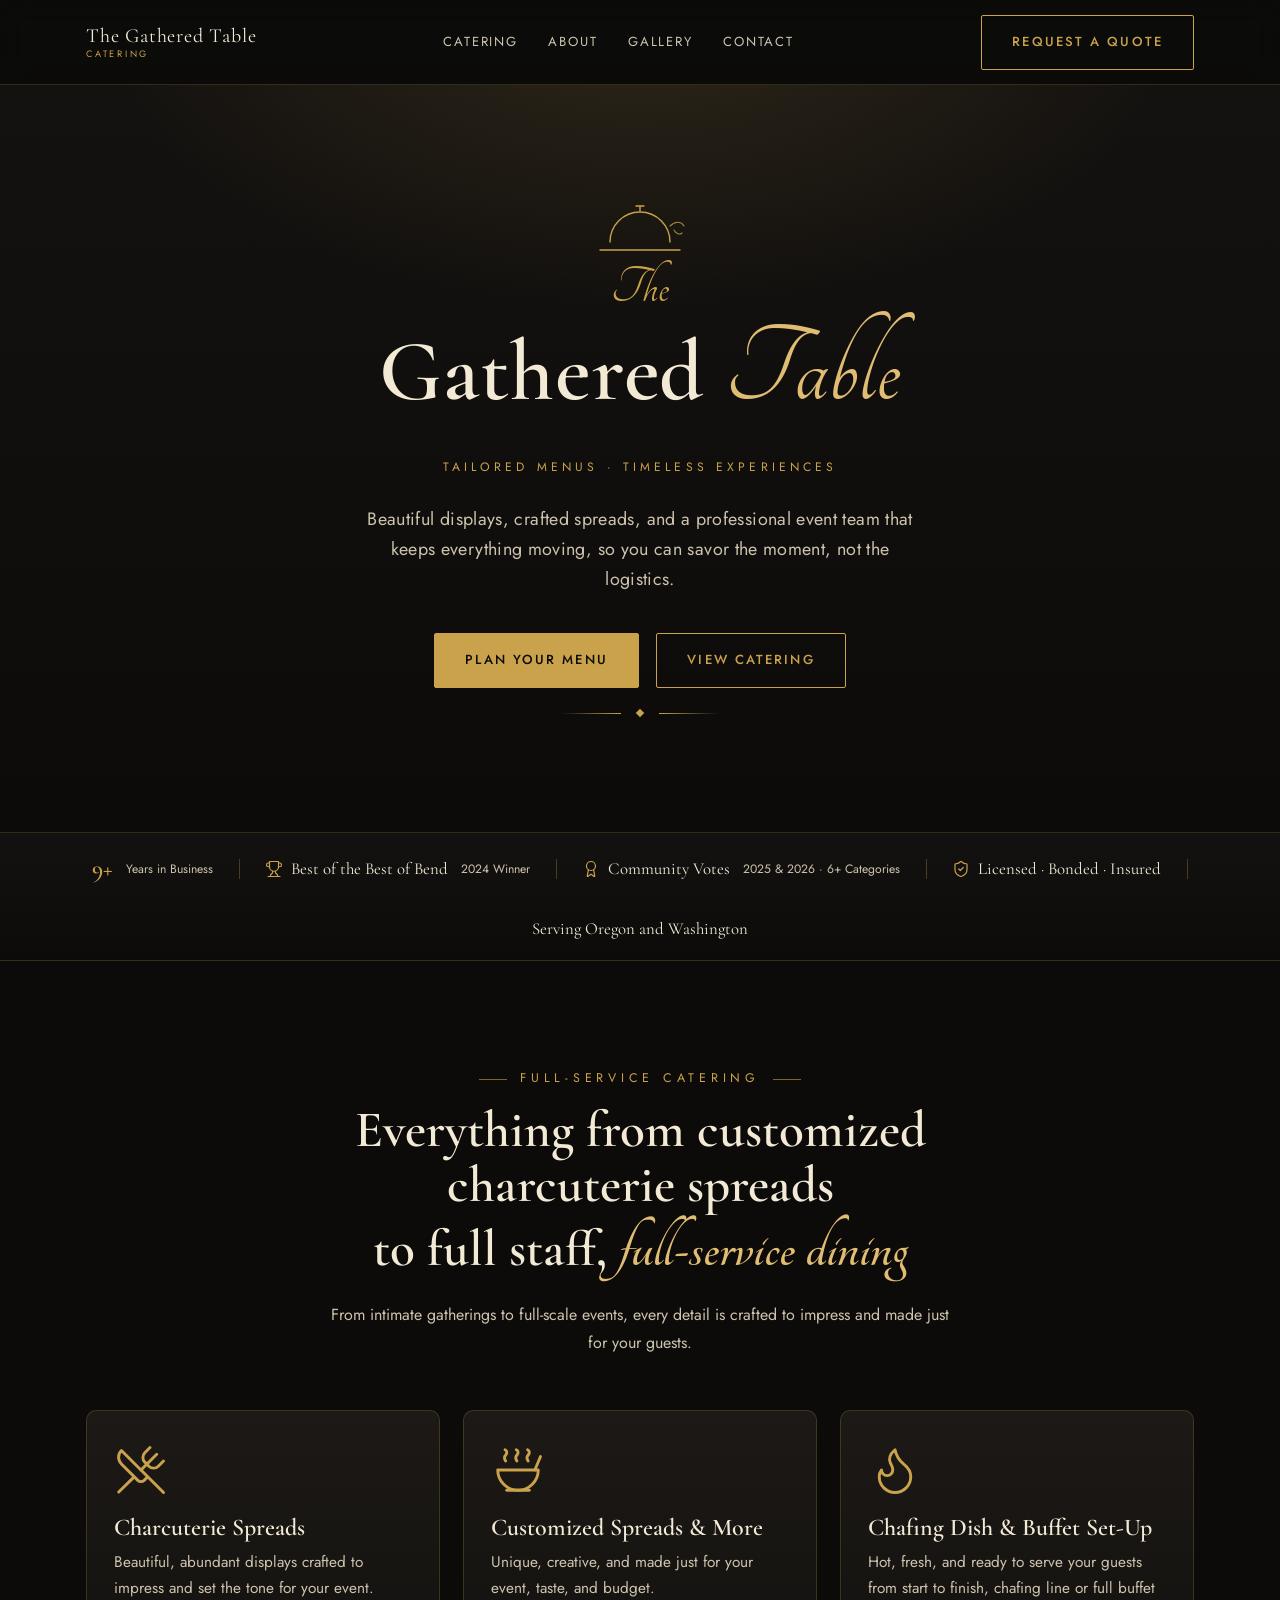
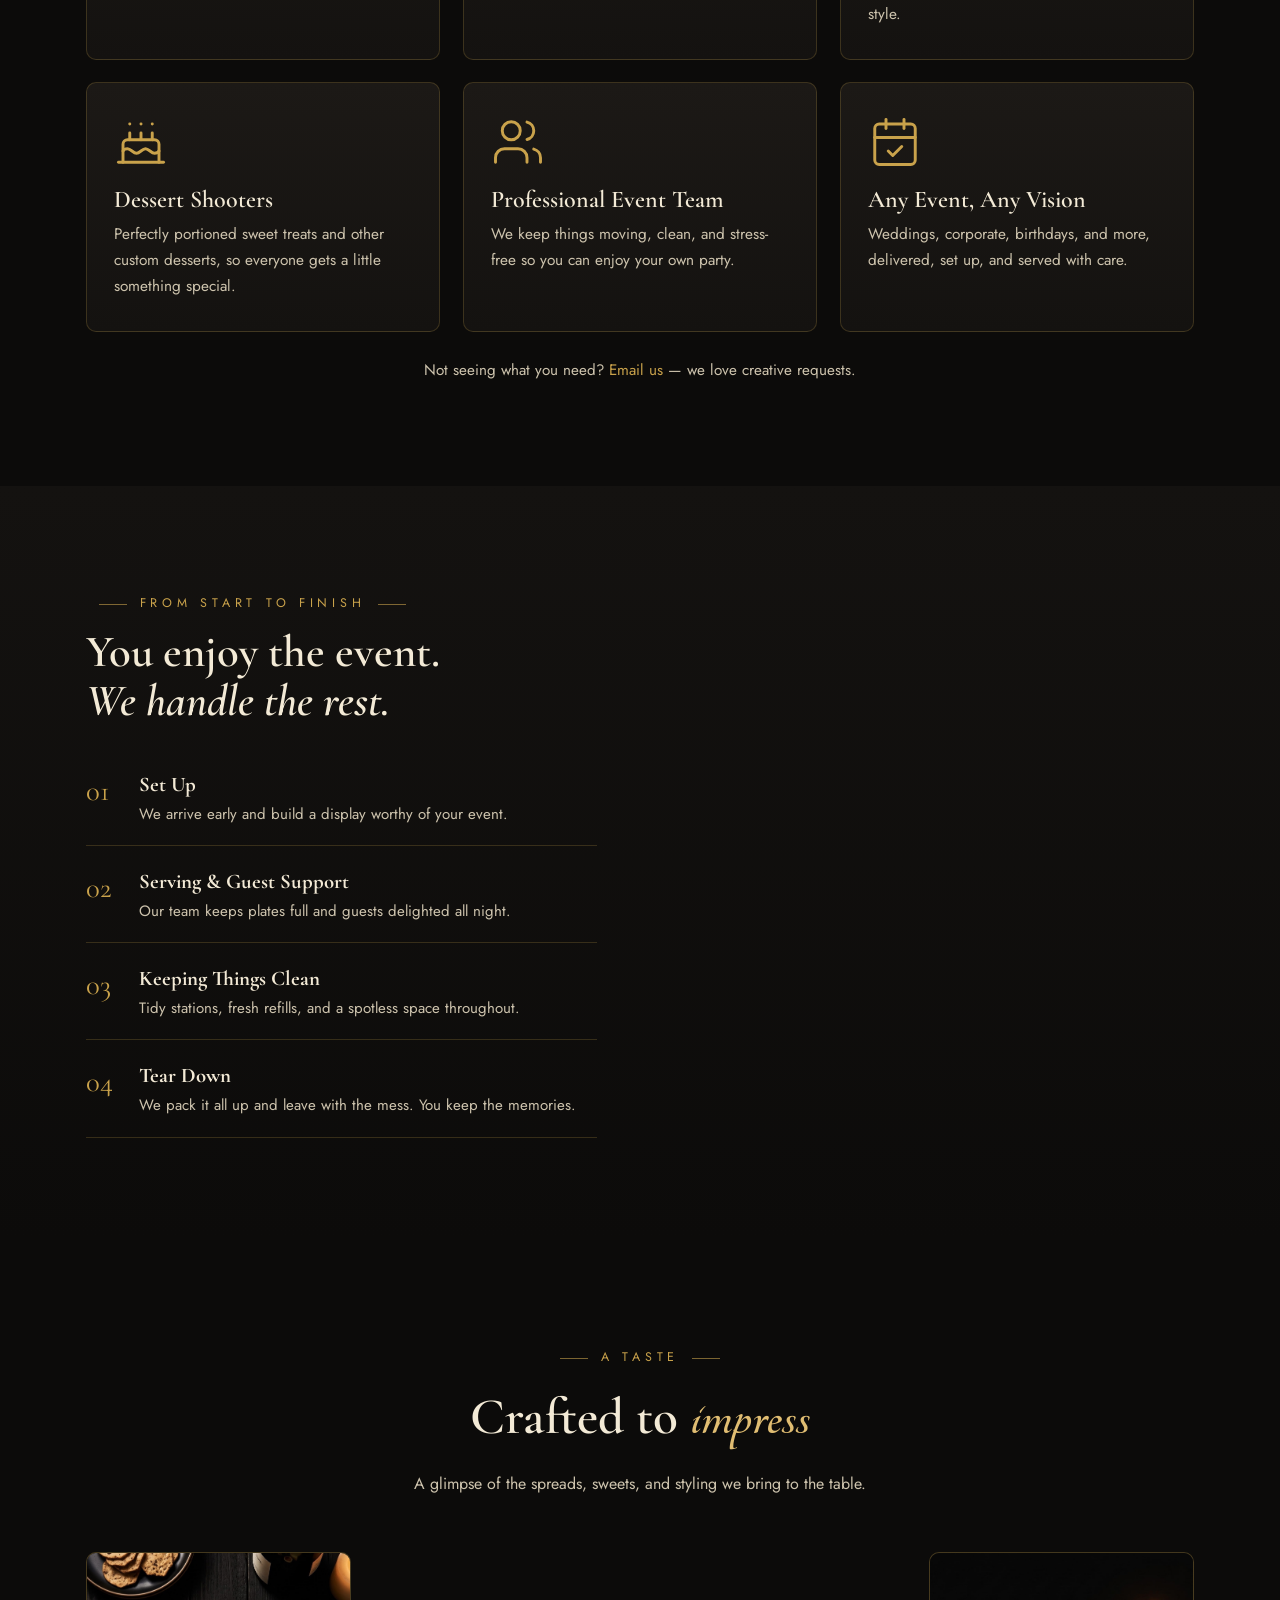
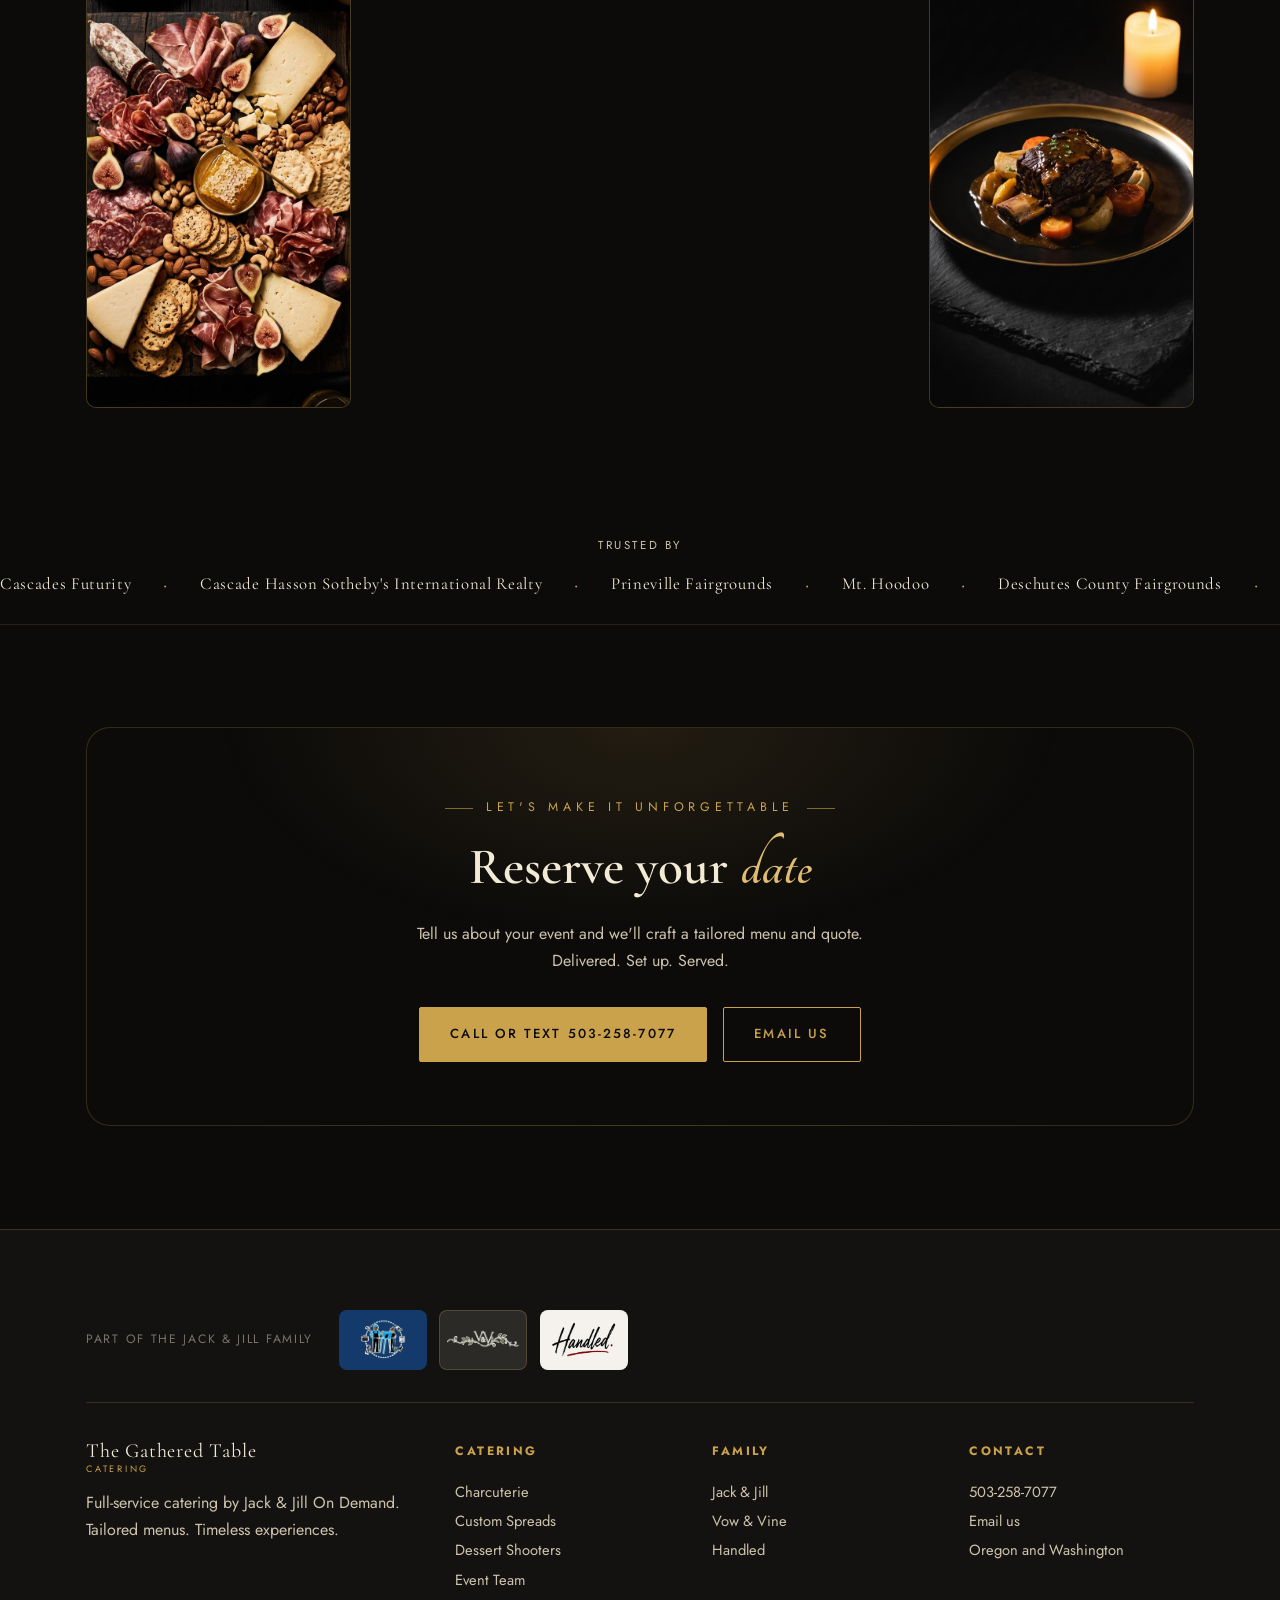
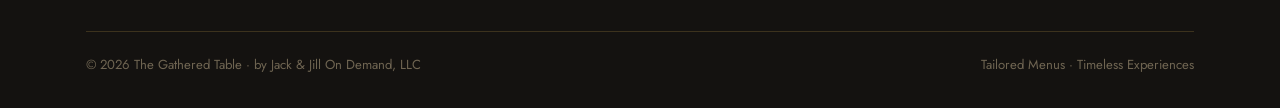
<file: index.html>
<!DOCTYPE html>
<html lang="en">
<head>
<meta charset="UTF-8" />
<meta name="viewport" content="width=device-width, initial-scale=1.0" />
<title>The Gathered Table · Catering | Tailored Menus. Timeless Experiences.</title>
<meta name="description" content="Full-service catering by Jack & Jill On Demand. Tailored menus, beautiful displays, and a professional event team for any occasion in Oregon and Washington." />
<link rel="preconnect" href="https://fonts.googleapis.com" />
<link rel="preconnect" href="https://fonts.gstatic.com" crossorigin />
<link href="https://fonts.googleapis.com/css2?family=Cormorant+Garamond:ital,wght@0,500;0,600;1,500&family=Jost:wght@300;400;500&family=Tangerine:wght@700&display=swap" rel="stylesheet" />
<link rel="stylesheet" href="styles.css" />
</head>
<body>

<!-- HEADER -->
<header class="site">
  <div class="wrap nav">
    <a class="brand" href="index.html">
      <span class="bt">The Gathered Table<small>CATERING</small></span>
    </a>
    <nav class="nav-links" aria-label="Primary">
      <a href="catering/">Catering</a>
      <a href="about/">About</a>
      <a href="#gallery">Gallery</a>
      <a href="contact/">Contact</a>
    </nav>
    <div class="nav-cta">
      <a class="btn btn-ghost" href="contact/">Request a Quote</a>
      <button class="nav-toggle" aria-label="Menu" aria-expanded="false">
        <svg width="26" height="26" viewBox="0 0 24 24" fill="none" stroke="#c9a24b" stroke-width="1.6" stroke-linecap="round" stroke-linejoin="round"><path d="M4 6h16M4 12h16M4 18h16"/></svg>
      </button>
    </div>
  </div>
</header>

<!-- HERO -->
<section class="hero">
  <div class="wrap hero-inner">
    <div class="cloche float-anim reveal">
      <svg viewBox="0 0 96 56" fill="none" stroke="currentColor" stroke-width="1.4" stroke-linecap="round" stroke-linejoin="round">
        <path d="M8 50h80M48 12a30 30 0 0 1 30 30M48 12a30 30 0 0 0-30 30M48 12V6M44 6h8"/>
        <path d="M78 26c6-6 12-4 14 0M82 30c2 4 6 5 8 3" stroke-width="1.1" opacity=".8"/>
      </svg>
    </div>
    <span class="pre reveal">The</span>
    <h1 class="reveal d1">Gathered <em>Table</em></h1>
    <p class="tagline reveal d2">Tailored Menus · Timeless Experiences</p>
    <p class="lead reveal d2">Beautiful displays, crafted spreads, and a professional event team that keeps everything moving, so you can savor the moment, not the logistics.</p>
    <div class="cta-row reveal d3">
      <a class="btn btn-gold" href="contact/">Plan Your Menu</a>
      <a class="btn btn-ghost" href="catering/">View Catering</a>
    </div>
    <div class="divider reveal d3"><span></span><i class="dot"></i><span></span></div>
  </div>
</section>

<!-- TRUST RAIL -->
<div class="trust-rail">
  <div class="wrap trust-row">
    <div class="trust-item"><span data-count="9" data-suffix="+">9+</span><small>Years in Business</small></div>
    <div class="trust-item trust-divider"></div>
    <div class="trust-item text-item"><svg viewBox="0 0 24 24" fill="none" stroke="currentColor" stroke-width="1.6" stroke-linecap="round" stroke-linejoin="round"><path d="M6 9H4.5a2.5 2.5 0 0 1 0-5H6"/><path d="M18 9h1.5a2.5 2.5 0 0 0 0-5H18"/><path d="M4 22h16"/><path d="M10 14.66V17c0 .55-.47.98-.97 1.21C7.85 18.75 7 20.24 7 22"/><path d="M14 14.66V17c0 .55.47.98.97 1.21C16.15 18.75 17 20.24 17 22"/><path d="M18 2H6v7a6 6 0 0 0 12 0V2Z"/></svg> Best of the Best of Bend <small>2024 Winner</small></div>
    <div class="trust-item trust-divider"></div>
    <div class="trust-item text-item"><svg viewBox="0 0 24 24" fill="none" stroke="currentColor" stroke-width="1.6" stroke-linecap="round" stroke-linejoin="round"><path d="m15.477 12.89 1.515 8.526a.5.5 0 0 1-.81.47l-3.58-2.687a1 1 0 0 0-1.197 0l-3.586 2.686a.5.5 0 0 1-.81-.469l1.514-8.526"/><circle cx="12" cy="8" r="6"/></svg> Community Votes <small>2025 & 2026 · 6+ Categories</small></div>
    <div class="trust-item trust-divider"></div>
    <div class="trust-item text-item"><svg viewBox="0 0 24 24" fill="none" stroke="currentColor" stroke-width="1.6" stroke-linecap="round" stroke-linejoin="round"><path d="M20 13c0 5-3.5 7.5-7.66 8.95a1 1 0 0 1-.67-.01C7.5 20.5 4 18 4 13V6a1 1 0 0 1 1-1c2 0 4.5-1.2 6.24-2.72a1.17 1.17 0 0 1 1.52 0C14.51 3.81 17 5 19 5a1 1 0 0 1 1 1z"/><path d="m9 12 2 2 4-4"/></svg> Licensed · Bonded · Insured</div>
    <div class="trust-item trust-divider"></div>
    <div class="trust-item text-item">Serving Oregon and Washington</div>
  </div>
</div>

<!-- OFFERINGS -->
<section class="block" id="offer">
  <div class="wrap">
    <div class="section-head reveal">
      <span class="eyebrow lined">Full-Service Catering</span>
      <h2>Everything from customized charcuterie spreads<br>to full staff, <em>full-service dining</em></h2>
      <p>From intimate gatherings to full-scale events, every detail is crafted to impress and made just for your guests.</p>
    </div>
    <div class="offer">
      <article class="card reveal d1">
        <div class="ic"><svg viewBox="0 0 24 24" fill="none" stroke="currentColor" stroke-width="1.3" stroke-linecap="round" stroke-linejoin="round"><path d="m16 2-2.3 2.3a3 3 0 0 0 0 4.2l1.8 1.8a3 3 0 0 0 4.2 0L22 8"/><path d="M15 15 3.3 3.3a4.2 4.2 0 0 0 0 6l7.3 7.3c.7.7 2 .7 2.8 0L15 15Zm0 0 7 7"/><path d="m2.1 21.8 6.4-6.3"/><path d="m19 5-7 7"/></svg></div>
        <h3>Charcuterie Spreads</h3>
        <p>Beautiful, abundant displays crafted to impress and set the tone for your event.</p>
      </article>
      <article class="card reveal d2">
        <div class="ic"><svg viewBox="0 0 24 24" fill="none" stroke="currentColor" stroke-width="1.3" stroke-linecap="round" stroke-linejoin="round"><path d="M12 21a9 9 0 0 0 9-9H3a9 9 0 0 0 9 9Z"/><path d="M7 21h10"/><path d="M19.5 12 22 6"/><path d="M16.25 3c.27.1.8.53.75 1.36-.05.83-.93 1.24-1 2.05-.08.78.34 1.24.5 1.58"/><path d="M11.25 3c.27.1.8.53.75 1.36-.05.83-.93 1.24-1 2.05-.08.78.34 1.24.5 1.58"/><path d="M6.25 3c.27.1.8.53.75 1.36-.05.83-.93 1.24-1 2.05-.08.78.34 1.24.5 1.58"/></svg></div>
        <h3>Customized Spreads & More</h3>
        <p>Unique, creative, and made just for your event, taste, and budget.</p>
      </article>
      <article class="card reveal d3">
        <div class="ic"><svg viewBox="0 0 24 24" fill="none" stroke="currentColor" stroke-width="1.3" stroke-linecap="round" stroke-linejoin="round"><path d="M8.5 14.5A2.5 2.5 0 0 0 11 12c0-1.38-.5-2-1-3-1.072-2.143-.224-4.054 2-6 .5 2.5 2 4.9 4 6.5 2 1.6 3 3.5 3 5.5a7 7 0 1 1-14 0c0-1.153.433-2.294 1-3a2.5 2.5 0 0 0 2.5 2.5z"/></svg></div>
        <h3>Chafing Dish & Buffet Set-Up</h3>
        <p>Hot, fresh, and ready to serve your guests from start to finish, chafing line or full buffet style.</p>
      </article>
      <article class="card reveal d1">
        <div class="ic"><svg viewBox="0 0 24 24" fill="none" stroke="currentColor" stroke-width="1.3" stroke-linecap="round" stroke-linejoin="round"><path d="M20 21v-8a2 2 0 0 0-2-2H6a2 2 0 0 0-2 2v8"/><path d="M4 16s.5-1 2-1 2.5 2 4 2 2.5-2 4-2 2.5 2 4 2 2-1 2-1"/><path d="M2 21h20"/><path d="M7 8v3"/><path d="M12 8v3"/><path d="M17 8v3"/><path d="M7 4h.01"/><path d="M12 4h.01"/><path d="M17 4h.01"/></svg></div>
        <h3>Dessert Shooters</h3>
        <p>Perfectly portioned sweet treats and other custom desserts, so everyone gets a little something special.</p>
      </article>
      <article class="card reveal d2">
        <div class="ic"><svg viewBox="0 0 24 24" fill="none" stroke="currentColor" stroke-width="1.3" stroke-linecap="round" stroke-linejoin="round"><path d="M16 21v-2a4 4 0 0 0-4-4H6a4 4 0 0 0-4 4v2"/><circle cx="9" cy="7" r="4"/><path d="M22 21v-2a4 4 0 0 0-3-3.87"/><path d="M16 3.13a4 4 0 0 1 0 7.75"/></svg></div>
        <h3>Professional Event Team</h3>
        <p>We keep things moving, clean, and stress-free so you can enjoy your own party.</p>
      </article>
      <article class="card reveal d3">
        <div class="ic"><svg viewBox="0 0 24 24" fill="none" stroke="currentColor" stroke-width="1.3" stroke-linecap="round" stroke-linejoin="round"><path d="M8 2v4"/><path d="M16 2v4"/><rect width="18" height="18" x="3" y="4" rx="2"/><path d="M3 10h18"/><path d="m9 16 2 2 4-4"/></svg></div>
        <h3>Any Event, Any Vision</h3>
        <p>Weddings, corporate, birthdays, and more, delivered, set up, and served with care.</p>
      </article>
    </div>
    <p class="services-note reveal">Not seeing what you need? <a href="mailto:hellojackandjillinfo@gmail.com">Email us</a> — we love creative requests.</p>
  </div>
</section>

<!-- EXPERIENCE / STEPS -->
<section class="block" id="experience" style="background:linear-gradient(180deg,var(--black-2),var(--black));">
  <div class="wrap split">
    <div class="reveal">
      <span class="eyebrow lined">From Start to Finish</span>
      <h2 style="margin:.8rem 0 1.5rem; font-size:clamp(2rem,4vw,2.8rem)">You enjoy the event.<br><em>We handle the rest.</em></h2>
      <ul class="steps">
        <li class="reveal d1"><span class="num">01</span><div><h4>Set Up</h4><p>We arrive early and build a display worthy of your event.</p></div></li>
        <li class="reveal d2"><span class="num">02</span><div><h4>Serving &amp; Guest Support</h4><p>Our team keeps plates full and guests delighted all night.</p></div></li>
        <li class="reveal d3"><span class="num">03</span><div><h4>Keeping Things Clean</h4><p>Tidy stations, fresh refills, and a spotless space throughout.</p></div></li>
        <li class="reveal d4"><span class="num">04</span><div><h4>Tear Down</h4><p>We pack it all up and leave with the mess. You keep the memories.</p></div></li>
      </ul>
    </div>
    <div class="photo float-anim reveal d2">
      <img src="assets/photos/candlelit-banquet.jpg" alt="A long banquet table set with gold flatware, menus and taper candles, guests mingling in the background" width="1856" height="2304" loading="lazy" decoding="async" />
    </div>
  </div>
</section>

<!-- GALLERY -->
<section class="block" id="gallery">
  <div class="wrap">
    <div class="section-head reveal">
      <span class="eyebrow lined">A Taste</span>
      <h2>Crafted to <em>impress</em></h2>
      <p>A glimpse of the spreads, sweets, and styling we bring to the table.</p>
    </div>
    <div class="gallery">
      <div class="photo tall reveal d1"><img src="assets/photos/grazing-board-overhead.jpg" alt="An overhead grazing board of cured meats, aged cheeses, figs, nuts and honeycomb" width="1856" height="2304" loading="lazy" decoding="async" /></div>
      <div class="photo reveal d2"><img src="assets/photos/dessert-shooters.jpg" alt="A row of layered dessert shooters with gold spoons" width="2048" height="2048" loading="lazy" decoding="async" /></div>
      <div class="photo reveal d3"><img src="assets/photos/chafing-service.jpg" alt="A server spooning from a line of polished chafing dishes" width="2048" height="2048" loading="lazy" decoding="async" /></div>
      <div class="photo tall reveal d3"><img src="assets/photos/plated-short-rib.jpg" alt="A braised short rib plated with root vegetables and pan sauce" width="1856" height="2304" loading="lazy" decoding="async" /></div>
      <div class="photo reveal d2"><img src="assets/photos/charcuterie-plate.jpg" alt="A charcuterie plate of prosciutto, salami, brie, aged cheese and olives" width="2048" height="2048" loading="lazy" decoding="async" /></div>
      <div class="photo reveal d1"><img src="assets/photos/plated-seared-fish.jpg" alt="A crisp-skinned fillet plated with herb oil and micro greens" width="2048" height="2048" loading="lazy" decoding="async" /></div>
    </div>
  </div>
</section>

<!-- CLIENTS -->
<div class="clients-band">
  <div class="wrap">
    <p class="clients-label">Trusted by</p>
  </div>
  <div class="marquee-track">
    <div class="marquee-inner">
      <span>Cascades Futurity</span>
      <span class="dot">·</span>
      <span>Cascade Hasson Sotheby's International Realty</span>
      <span class="dot">·</span>
      <span>Prineville Fairgrounds</span>
      <span class="dot">·</span>
      <span>Mt. Hoodoo</span>
      <span class="dot">·</span>
      <span>Deschutes County Fairgrounds</span>
      <span class="dot">·</span>
      <span>ReMax Key Properties</span>
      <span class="dot">·</span>
      <span>God of Pizza</span>
      <span class="dot">·</span>
      <span>Cascades Futurity</span>
      <span class="dot">·</span>
      <span>Cascade Hasson Sotheby's International Realty</span>
      <span class="dot">·</span>
      <span>Prineville Fairgrounds</span>
      <span class="dot">·</span>
      <span>Mt. Hoodoo</span>
      <span class="dot">·</span>
      <span>Deschutes County Fairgrounds</span>
      <span class="dot">·</span>
      <span>ReMax Key Properties</span>
      <span class="dot">·</span>
      <span>God of Pizza</span>
      <span class="dot">·</span>
    </div>
  </div>
</div>

<!-- CTA -->
<section class="block" id="contact">
  <div class="wrap">
    <div class="cta reveal">
      <span class="eyebrow lined">Let's Make It Unforgettable</span>
      <h2 style="margin-top:.8rem">Reserve your <em>date</em></h2>
      <p>Tell us about your event and we'll craft a tailored menu and quote. Delivered. Set up. Served.</p>
      <div class="cta-row">
        <a class="btn btn-gold" href="tel:5032587077">Call or Text 503-258-7077</a>
        <a class="btn btn-ghost" href="mailto:hellojackandjillinfo@gmail.com">Email Us</a>
      </div>
    </div>
  </div>
</section>

<!-- FOOTER -->
<footer class="site">
  <div class="wrap">
    <div class="brand-strip">
      <span class="brand-strip-label">Part of the Jack &amp; Jill family</span>
      <div class="brand-strip-logos">
        <a class="brand-chip fam-jj" href="https://jackjillondemand.com" target="_blank" rel="noopener" aria-label="Jack &amp; Jill On Demand"><img src="assets/brands/jackandjill.png" alt="Jack &amp; Jill On Demand" /></a>
        <a class="brand-chip fam-vowvine" href="https://vandveventservices.com" target="_blank" rel="noopener" aria-label="Vow &amp; Vine"><img src="assets/brands/vow-and-vine.png" alt="Vow &amp; Vine" /></a>
        <a class="brand-chip fam-handled" href="https://handledpersonalassistant.com" target="_blank" rel="noopener" aria-label="Handled"><img src="assets/brands/handled.png" alt="Handled" /></a>
      </div>
    </div>
    <div class="foot-grid">
      <div>
        <a class="brand" href="index.html"><span class="bt">The Gathered Table<small>CATERING</small></span></a>
        <p style="margin-top:1rem; color:var(--cream-dim); max-width:34ch;">Full-service catering by Jack &amp; Jill On Demand. Tailored menus. Timeless experiences.</p>
      </div>
      <div><h4>Catering</h4><ul><li><a href="catering/">Charcuterie</a></li><li><a href="catering/">Custom Spreads</a></li><li><a href="catering/">Dessert Shooters</a></li><li><a href="catering/">Event Team</a></li></ul></div>
      <div><h4>Family</h4><ul><li><a href="https://jackjillondemand.com">Jack &amp; Jill</a></li><li><a href="https://vandveventservices.com">Vow &amp; Vine</a></li><li><a href="https://handledpersonalassistant.com">Handled</a></li></ul></div>
      <div><h4>Contact</h4><ul><li><a href="tel:5032587077">503-258-7077</a></li><li><a href="mailto:hellojackandjillinfo@gmail.com">Email us</a></li><li>Oregon and Washington</li></ul></div>
    </div>
    <div class="foot-bottom"><span>© 2026 The Gathered Table · by Jack &amp; Jill On Demand, LLC</span><span>Tailored Menus · Timeless Experiences</span></div>
  </div>
</footer>

<script src="app.js"></script>
</body>
</html>
</file>
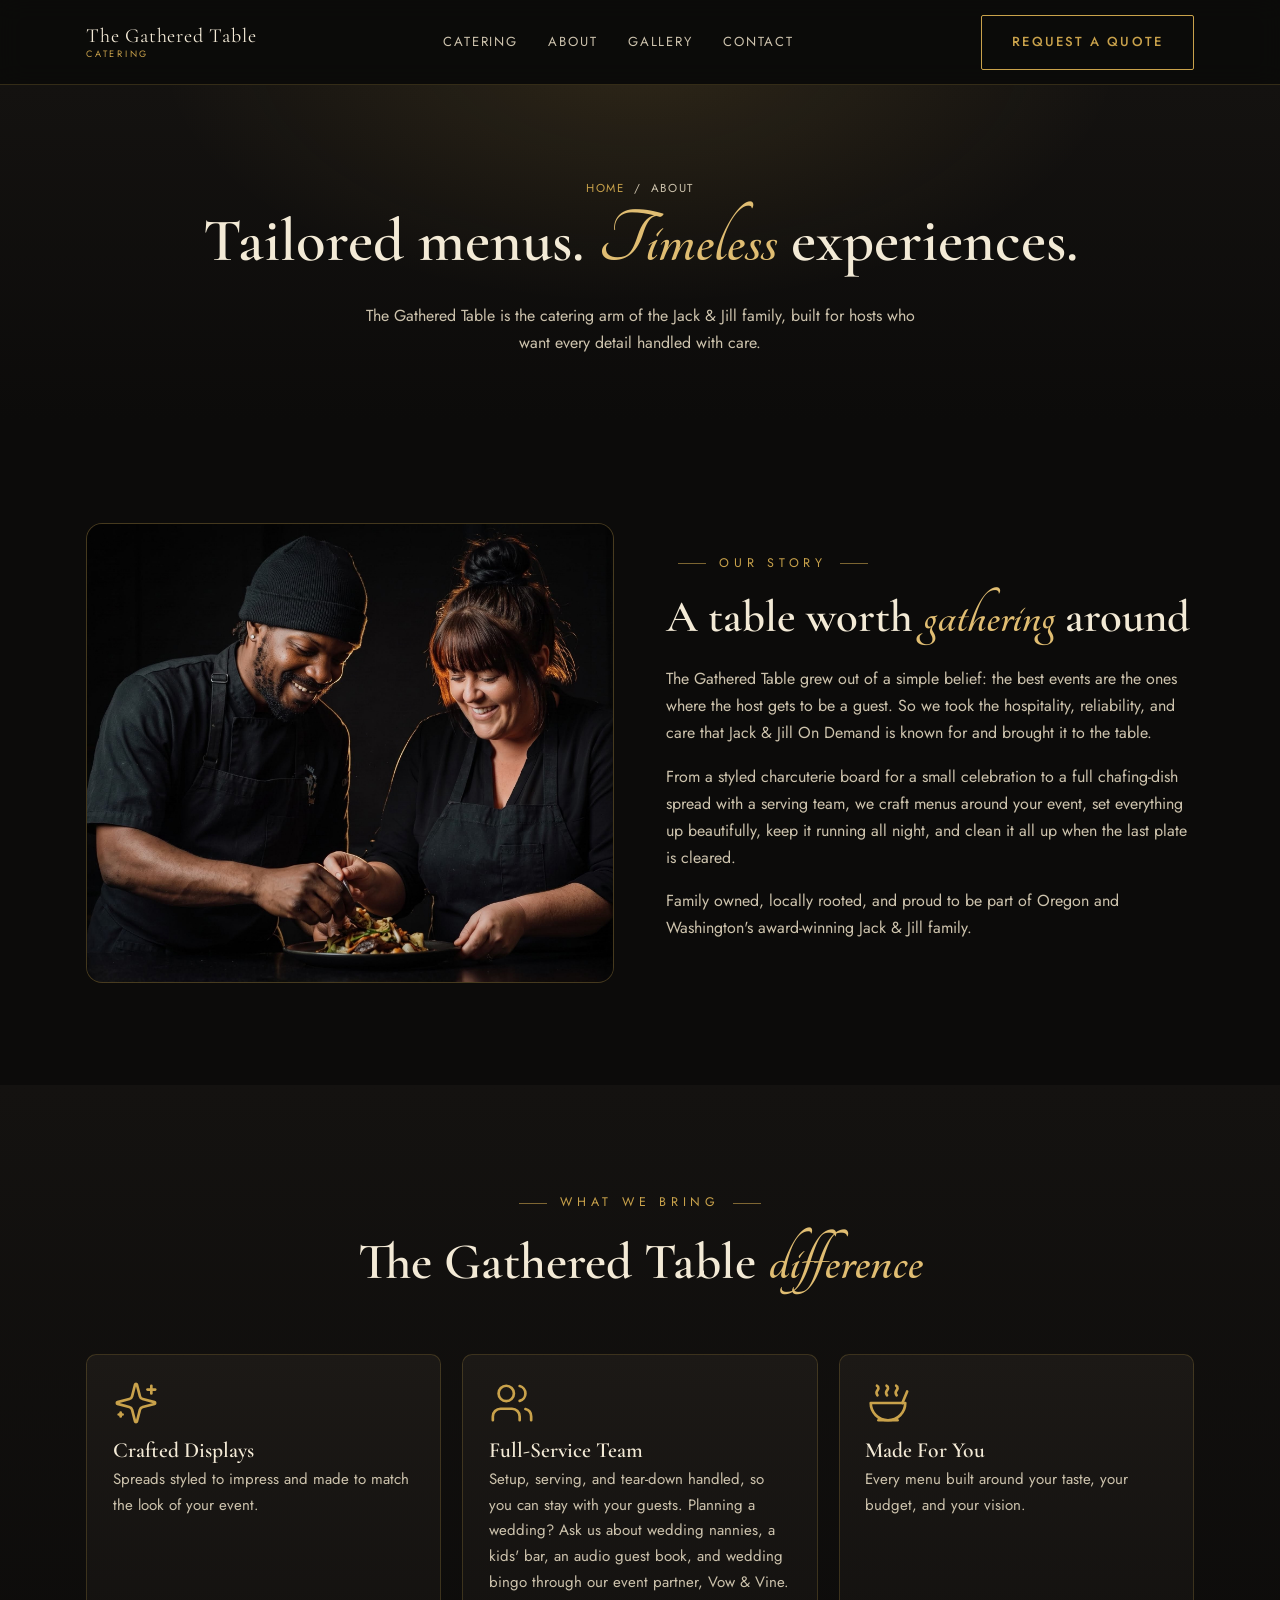
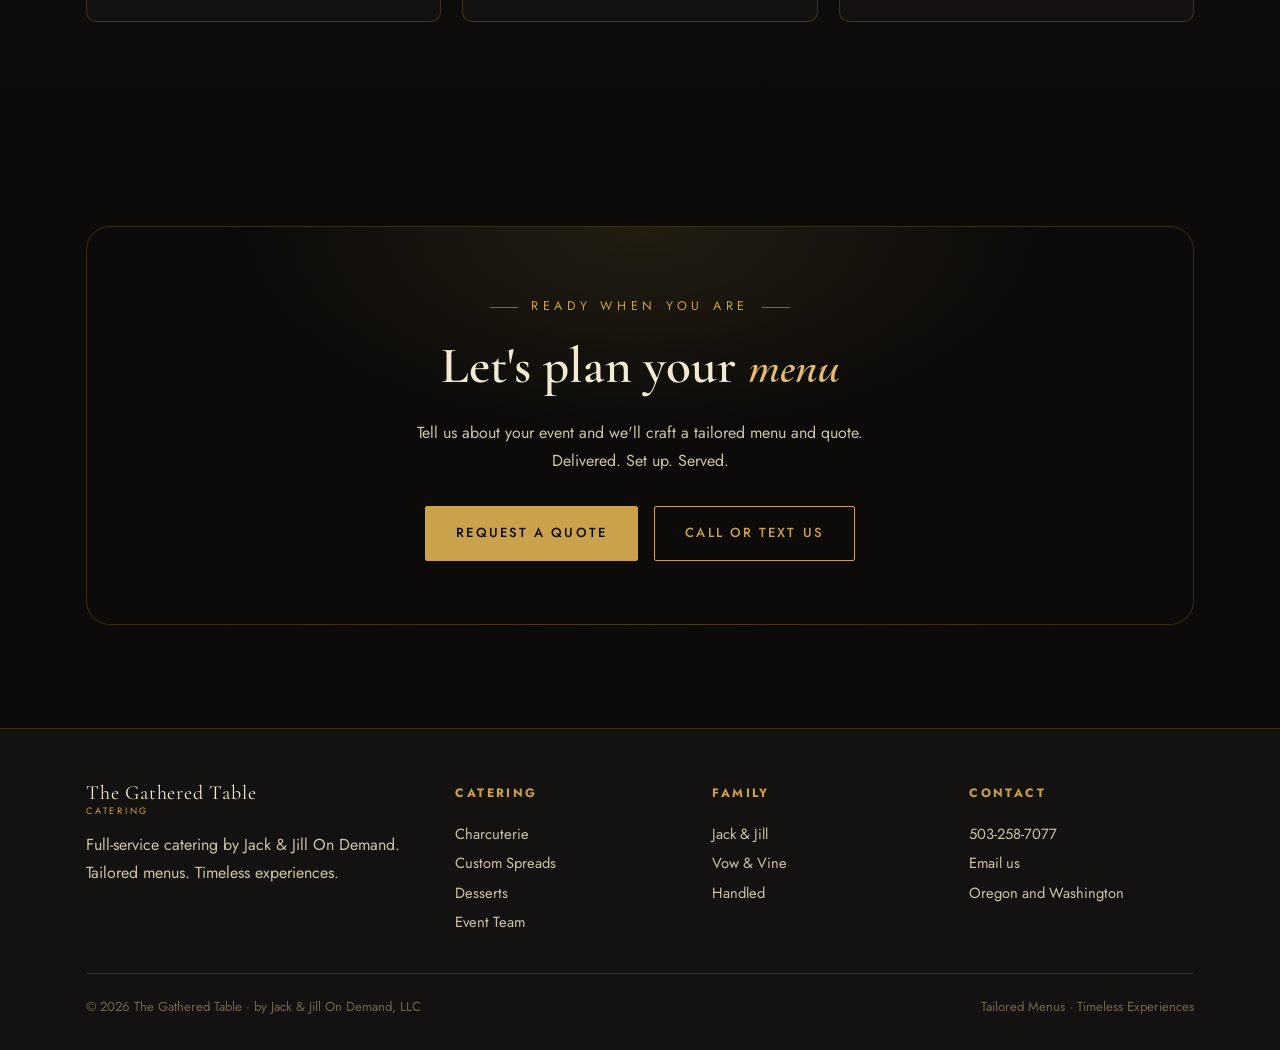
<file: about/index.html>
<!DOCTYPE html>
<html lang="en">
<head>
<meta charset="UTF-8" />
<meta name="viewport" content="width=device-width, initial-scale=1.0" />
<title>About · The Gathered Table | Catering by Jack &amp; Jill On Demand</title>
<meta name="description" content="The Gathered Table is the catering arm of Jack & Jill On Demand: tailored menus, beautiful displays, and a professional event team serving Oregon and Washington." />
<link rel="preconnect" href="https://fonts.googleapis.com" />
<link rel="preconnect" href="https://fonts.gstatic.com" crossorigin />
<link href="https://fonts.googleapis.com/css2?family=Cormorant+Garamond:ital,wght@0,500;0,600;1,500&family=Jost:wght@300;400;500&family=Tangerine:wght@700&display=swap" rel="stylesheet" />
<link rel="stylesheet" href="../styles.css" />
</head>
<body>

<header class="site">
  <div class="wrap nav">
    <a class="brand" href="../index.html"><span class="bt">The Gathered Table<small>CATERING</small></span></a>
    <nav class="nav-links" aria-label="Primary">
      <a href="../catering/">Catering</a>
      <a href="../about/">About</a>
      <a href="../index.html#gallery">Gallery</a>
      <a href="../contact/">Contact</a>
    </nav>
    <div class="nav-cta">
      <a class="btn btn-ghost" href="../contact/">Request a Quote</a>
      <button class="nav-toggle" aria-label="Menu" aria-expanded="false"><svg width="26" height="26" viewBox="0 0 24 24" fill="none" stroke="#c9a24b" stroke-width="1.6" stroke-linecap="round" stroke-linejoin="round"><path d="M4 6h16M4 12h16M4 18h16"/></svg></button>
    </div>
  </div>
</header>

<section class="page-hero">
  <div class="wrap">
    <p class="crumbs reveal"><a href="../index.html">Home</a> &nbsp;/&nbsp; About</p>
    <h1 class="reveal d1">Tailored menus. <em>Timeless</em> experiences.</h1>
    <p class="reveal d2">The Gathered Table is the catering arm of the Jack &amp; Jill family, built for hosts who want every detail handled with care.</p>
  </div>
</section>

<section class="block">
  <div class="wrap about-split">
    <div class="photo reveal">
      <img src="../assets/photos/chefs-plating.jpg" alt="Two members of The Gathered Table finishing a plate together in the kitchen" width="2528" height="1696" loading="lazy" decoding="async" />
    </div>
    <div class="reveal d1">
      <span class="eyebrow lined">Our Story</span>
      <h2>A table worth <em>gathering</em> around</h2>
      <p>The Gathered Table grew out of a simple belief: the best events are the ones where the host gets to be a guest. So we took the hospitality, reliability, and care that Jack &amp; Jill On Demand is known for and brought it to the table.</p>
      <p>From a styled charcuterie board for a small celebration to a full chafing-dish spread with a serving team, we craft menus around your event, set everything up beautifully, keep it running all night, and clean it all up when the last plate is cleared.</p>
      <p>Family owned, locally rooted, and proud to be part of Oregon and Washington's award-winning Jack &amp; Jill family.</p>
    </div>
  </div>
</section>

<section class="block" style="background:linear-gradient(180deg,var(--black-2),var(--black));">
  <div class="wrap">
    <div class="section-head reveal">
      <span class="eyebrow lined">What We Bring</span>
      <h2>The Gathered Table <em>difference</em></h2>
    </div>
    <div class="values">
      <div class="value reveal d1">
        <div class="ic"><svg viewBox="0 0 24 24" fill="none" stroke="currentColor" stroke-width="1.4" stroke-linecap="round" stroke-linejoin="round"><path d="M9.937 15.5A2 2 0 0 0 8.5 14.063l-6.135-1.582a.5.5 0 0 1 0-.962L8.5 9.936A2 2 0 0 0 9.937 8.5l1.582-6.135a.5.5 0 0 1 .963 0L14.063 8.5A2 2 0 0 0 15.5 9.937l6.135 1.581a.5.5 0 0 1 0 .964L15.5 14.063a2 2 0 0 0-1.437 1.437l-1.582 6.135a.5.5 0 0 1-.963 0z"/><path d="M20 3v4"/><path d="M22 5h-4"/><path d="M4 17v2"/><path d="M5 18H3"/></svg></div>
        <h3>Crafted Displays</h3>
        <p>Spreads styled to impress and made to match the look of your event.</p>
      </div>
      <div class="value reveal d2">
        <div class="ic"><svg viewBox="0 0 24 24" fill="none" stroke="currentColor" stroke-width="1.4" stroke-linecap="round" stroke-linejoin="round"><path d="M16 21v-2a4 4 0 0 0-4-4H6a4 4 0 0 0-4 4v2"/><circle cx="9" cy="7" r="4"/><path d="M22 21v-2a4 4 0 0 0-3-3.87"/><path d="M16 3.13a4 4 0 0 1 0 7.75"/></svg></div>
        <h3>Full-Service Team</h3>
        <p>Setup, serving, and tear-down handled, so you can stay with your guests. Planning a wedding? Ask us about wedding nannies, a kids' bar, an audio guest book, and wedding bingo through our event partner, Vow &amp; Vine.</p>
      </div>
      <div class="value reveal d3">
        <div class="ic"><svg viewBox="0 0 24 24" fill="none" stroke="currentColor" stroke-width="1.4" stroke-linecap="round" stroke-linejoin="round"><path d="M12 21a9 9 0 0 0 9-9H3a9 9 0 0 0 9 9Z"/><path d="M7 21h10"/><path d="M19.5 12 22 6"/><path d="M16.25 3c.27.1.8.53.75 1.36-.05.83-.93 1.24-1 2.05-.08.78.34 1.24.5 1.58"/><path d="M11.25 3c.27.1.8.53.75 1.36-.05.83-.93 1.24-1 2.05-.08.78.34 1.24.5 1.58"/><path d="M6.25 3c.27.1.8.53.75 1.36-.05.83-.93 1.24-1 2.05-.08.78.34 1.24.5 1.58"/></svg></div>
        <h3>Made For You</h3>
        <p>Every menu built around your taste, your budget, and your vision.</p>
      </div>
    </div>
  </div>
</section>

<section class="block">
  <div class="wrap">
    <div class="cta reveal">
      <span class="eyebrow lined">Ready When You Are</span>
      <h2 style="margin-top:.8rem">Let's plan your <em>menu</em></h2>
      <p>Tell us about your event and we'll craft a tailored menu and quote. Delivered. Set up. Served.</p>
      <div class="cta-row">
        <a class="btn btn-gold" href="../contact/">Request a Quote</a>
        <a class="btn btn-ghost" href="tel:5032587077">Call or Text Us</a>
      </div>
    </div>
  </div>
</section>

<footer class="site">
  <div class="wrap">
    <div class="foot-grid">
      <div>
        <a class="brand" href="../index.html"><span class="bt">The Gathered Table<small>CATERING</small></span></a>
        <p style="margin-top:1rem; color:var(--cream-dim); max-width:34ch;">Full-service catering by Jack &amp; Jill On Demand. Tailored menus. Timeless experiences.</p>
      </div>
      <div><h4>Catering</h4><ul><li><a href="../catering/">Charcuterie</a></li><li><a href="../catering/">Custom Spreads</a></li><li><a href="../catering/">Desserts</a></li><li><a href="../catering/">Event Team</a></li></ul></div>
      <div><h4>Family</h4><ul><li><a href="https://jackjillondemand.com">Jack &amp; Jill</a></li><li><a href="https://vandveventservices.com">Vow &amp; Vine</a></li><li><a href="https://handledpersonalassistant.com">Handled</a></li></ul></div>
      <div><h4>Contact</h4><ul><li><a href="tel:5032587077">503-258-7077</a></li><li><a href="mailto:hellojackandjillinfo@gmail.com">Email us</a></li><li>Oregon and Washington</li></ul></div>
    </div>
    <div class="foot-bottom"><span>© 2026 The Gathered Table · by Jack &amp; Jill On Demand, LLC</span><span>Tailored Menus · Timeless Experiences</span></div>
  </div>
</footer>

<script src="../app.js"></script>
</body>
</html>
</file>
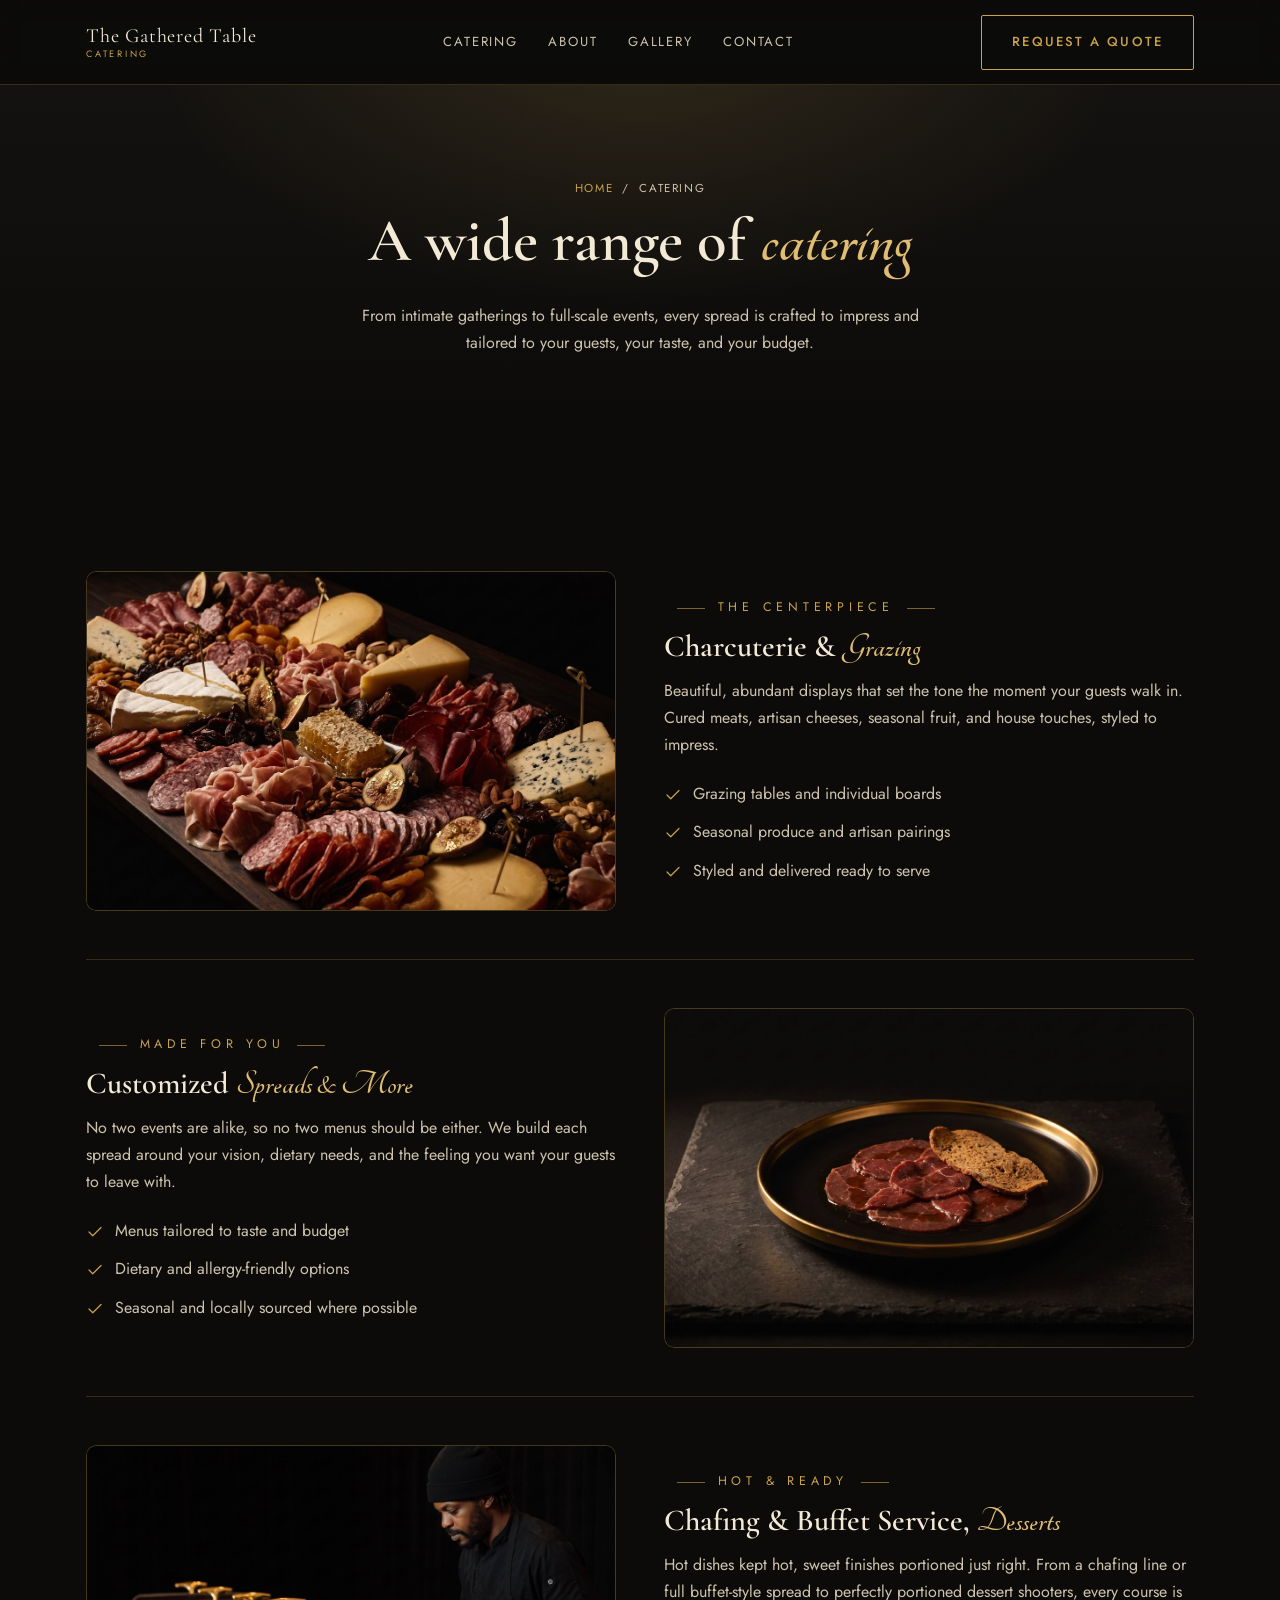
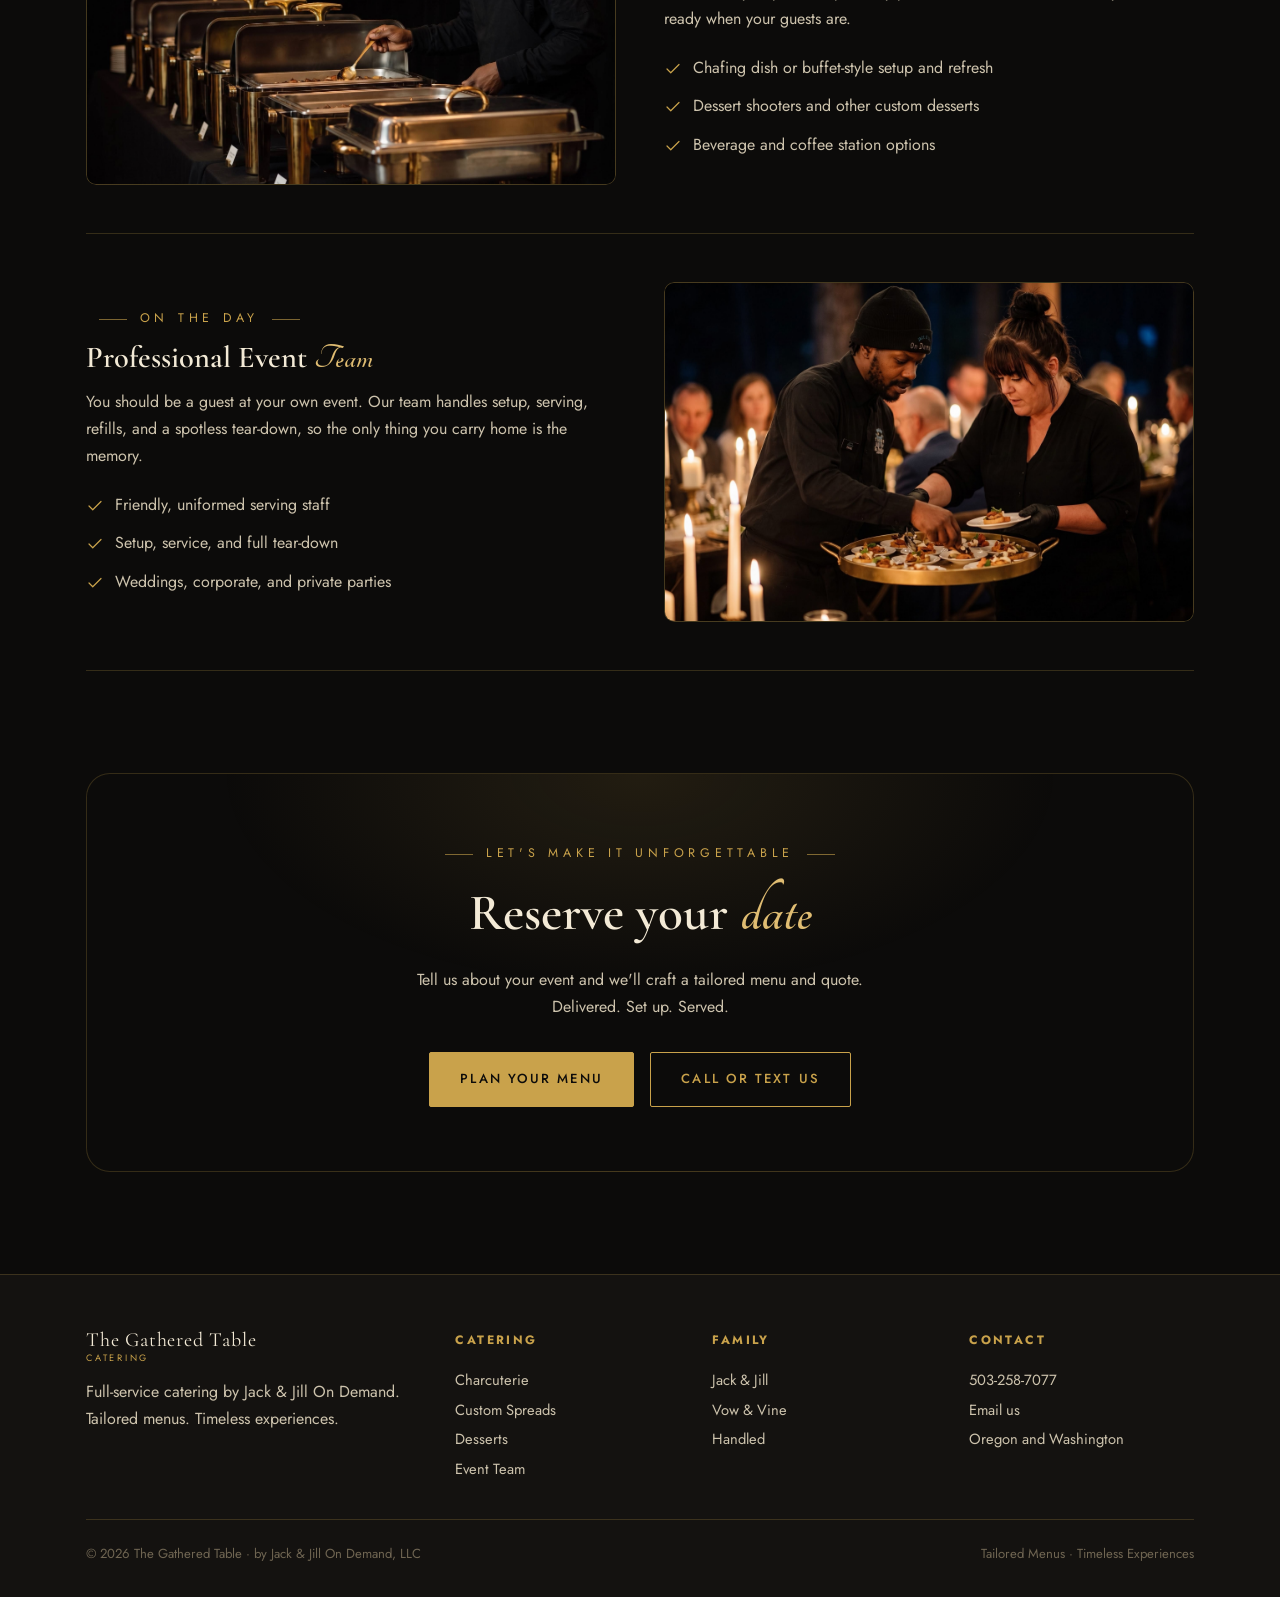
<file: catering/index.html>
<!DOCTYPE html>
<html lang="en">
<head>
<meta charset="UTF-8" />
<meta name="viewport" content="width=device-width, initial-scale=1.0" />
<title>Catering · The Gathered Table | Charcuterie, Custom Spreads &amp; Custom Menus</title>
<meta name="description" content="Full-service catering by The Gathered Table: charcuterie spreads, customized menus, chafing dish and buffet style service, dessert shooters, and a professional event team in Oregon and Washington." />
<link rel="preconnect" href="https://fonts.googleapis.com" />
<link rel="preconnect" href="https://fonts.gstatic.com" crossorigin />
<link href="https://fonts.googleapis.com/css2?family=Cormorant+Garamond:ital,wght@0,500;0,600;1,500&family=Jost:wght@300;400;500&family=Tangerine:wght@700&display=swap" rel="stylesheet" />
<link rel="stylesheet" href="../styles.css" />
</head>
<body>

<header class="site">
  <div class="wrap nav">
    <a class="brand" href="../index.html"><span class="bt">The Gathered Table<small>CATERING</small></span></a>
    <nav class="nav-links" aria-label="Primary">
      <a href="../catering/">Catering</a>
      <a href="../about/">About</a>
      <a href="../index.html#gallery">Gallery</a>
      <a href="../contact/">Contact</a>
    </nav>
    <div class="nav-cta">
      <a class="btn btn-ghost" href="../contact/">Request a Quote</a>
      <button class="nav-toggle" aria-label="Menu" aria-expanded="false"><svg width="26" height="26" viewBox="0 0 24 24" fill="none" stroke="#c9a24b" stroke-width="1.6" stroke-linecap="round" stroke-linejoin="round"><path d="M4 6h16M4 12h16M4 18h16"/></svg></button>
    </div>
  </div>
</header>

<section class="page-hero">
  <div class="wrap">
    <p class="crumbs reveal"><a href="../index.html">Home</a> &nbsp;/&nbsp; Catering</p>
    <h1 class="reveal d1">A wide range of <em>catering</em></h1>
    <p class="reveal d2">From intimate gatherings to full-scale events, every spread is crafted to impress and tailored to your guests, your taste, and your budget.</p>
  </div>
</section>

<section class="block">
  <div class="wrap">

    <div class="svc-row" id="charcuterie">
      <div class="svc-row-media reveal"><div class="photo"><img src="../assets/photos/grazing-table.jpg" alt="A full grazing table of cured meats, cheeses, dried fruit, nuts and honeycomb on a wooden board" width="2400" height="1792" loading="lazy" decoding="async" /></div></div>
      <div class="reveal d1">
        <span class="eyebrow lined">The Centerpiece</span>
        <h3>Charcuterie &amp; <em>Grazing</em></h3>
        <p>Beautiful, abundant displays that set the tone the moment your guests walk in. Cured meats, artisan cheeses, seasonal fruit, and house touches, styled to impress.</p>
        <ul>
          <li><svg viewBox="0 0 24 24" fill="none" stroke="currentColor" stroke-width="1.6" stroke-linecap="round" stroke-linejoin="round"><path d="M20 6 9 17l-5-5"/></svg> Grazing tables and individual boards</li>
          <li><svg viewBox="0 0 24 24" fill="none" stroke="currentColor" stroke-width="1.6" stroke-linecap="round" stroke-linejoin="round"><path d="M20 6 9 17l-5-5"/></svg> Seasonal produce and artisan pairings</li>
          <li><svg viewBox="0 0 24 24" fill="none" stroke="currentColor" stroke-width="1.6" stroke-linecap="round" stroke-linejoin="round"><path d="M20 6 9 17l-5-5"/></svg> Styled and delivered ready to serve</li>
        </ul>
      </div>
    </div>

    <div class="svc-row" id="custom">
      <div class="svc-row-media reveal"><div class="photo"><img src="../assets/photos/plated-carpaccio.jpg" alt="Thinly sliced beef carpaccio plated with a crisp of toasted bread on a gold-rimmed plate" width="2400" height="1792" loading="lazy" decoding="async" /></div></div>
      <div class="reveal d1">
        <span class="eyebrow lined">Made For You</span>
        <h3>Customized <em>Spreads &amp; More</em></h3>
        <p>No two events are alike, so no two menus should be either. We build each spread around your vision, dietary needs, and the feeling you want your guests to leave with.</p>
        <ul>
          <li><svg viewBox="0 0 24 24" fill="none" stroke="currentColor" stroke-width="1.6" stroke-linecap="round" stroke-linejoin="round"><path d="M20 6 9 17l-5-5"/></svg> Menus tailored to taste and budget</li>
          <li><svg viewBox="0 0 24 24" fill="none" stroke="currentColor" stroke-width="1.6" stroke-linecap="round" stroke-linejoin="round"><path d="M20 6 9 17l-5-5"/></svg> Dietary and allergy-friendly options</li>
          <li><svg viewBox="0 0 24 24" fill="none" stroke="currentColor" stroke-width="1.6" stroke-linecap="round" stroke-linejoin="round"><path d="M20 6 9 17l-5-5"/></svg> Seasonal and locally sourced where possible</li>
        </ul>
      </div>
    </div>

    <div class="svc-row" id="service">
      <div class="svc-row-media reveal"><div class="photo"><img src="../assets/photos/chafing-line.jpg" alt="A Gathered Table chef tending a full chafing-dish service line" width="2400" height="1792" loading="lazy" decoding="async" /></div></div>
      <div class="reveal d1">
        <span class="eyebrow lined">Hot &amp; Ready</span>
        <h3>Chafing &amp; Buffet Service, <em>Desserts</em></h3>
        <p>Hot dishes kept hot, sweet finishes portioned just right. From a chafing line or full buffet-style spread to perfectly portioned dessert shooters, every course is ready when your guests are.</p>
        <ul>
          <li><svg viewBox="0 0 24 24" fill="none" stroke="currentColor" stroke-width="1.6" stroke-linecap="round" stroke-linejoin="round"><path d="M20 6 9 17l-5-5"/></svg> Chafing dish or buffet-style setup and refresh</li>
          <li><svg viewBox="0 0 24 24" fill="none" stroke="currentColor" stroke-width="1.6" stroke-linecap="round" stroke-linejoin="round"><path d="M20 6 9 17l-5-5"/></svg> Dessert shooters and other custom desserts</li>
          <li><svg viewBox="0 0 24 24" fill="none" stroke="currentColor" stroke-width="1.6" stroke-linecap="round" stroke-linejoin="round"><path d="M20 6 9 17l-5-5"/></svg> Beverage and coffee station options</li>
        </ul>
      </div>
    </div>

    <div class="svc-row" id="team">
      <div class="svc-row-media reveal"><div class="photo"><img src="../assets/photos/event-staff-serving.jpg" alt="Two Gathered Table servers plating canapés on a gold tray at a candlelit dinner" width="2528" height="1696" loading="lazy" decoding="async" /></div></div>
      <div class="reveal d1">
        <span class="eyebrow lined">On The Day</span>
        <h3>Professional Event <em>Team</em></h3>
        <p>You should be a guest at your own event. Our team handles setup, serving, refills, and a spotless tear-down, so the only thing you carry home is the memory.</p>
        <ul>
          <li><svg viewBox="0 0 24 24" fill="none" stroke="currentColor" stroke-width="1.6" stroke-linecap="round" stroke-linejoin="round"><path d="M20 6 9 17l-5-5"/></svg> Friendly, uniformed serving staff</li>
          <li><svg viewBox="0 0 24 24" fill="none" stroke="currentColor" stroke-width="1.6" stroke-linecap="round" stroke-linejoin="round"><path d="M20 6 9 17l-5-5"/></svg> Setup, service, and full tear-down</li>
          <li><svg viewBox="0 0 24 24" fill="none" stroke="currentColor" stroke-width="1.6" stroke-linecap="round" stroke-linejoin="round"><path d="M20 6 9 17l-5-5"/></svg> Weddings, corporate, and private parties</li>
        </ul>
      </div>
    </div>

  </div>
</section>

<section class="block" style="padding-top:0">
  <div class="wrap">
    <div class="cta reveal">
      <span class="eyebrow lined">Let's Make It Unforgettable</span>
      <h2 style="margin-top:.8rem">Reserve your <em>date</em></h2>
      <p>Tell us about your event and we'll craft a tailored menu and quote. Delivered. Set up. Served.</p>
      <div class="cta-row">
        <a class="btn btn-gold" href="../contact/">Plan Your Menu</a>
        <a class="btn btn-ghost" href="tel:5032587077">Call or Text Us</a>
      </div>
    </div>
  </div>
</section>

<footer class="site">
  <div class="wrap">
    <div class="foot-grid">
      <div>
        <a class="brand" href="../index.html"><span class="bt">The Gathered Table<small>CATERING</small></span></a>
        <p style="margin-top:1rem; color:var(--cream-dim); max-width:34ch;">Full-service catering by Jack &amp; Jill On Demand. Tailored menus. Timeless experiences.</p>
      </div>
      <div><h4>Catering</h4><ul><li><a href="#charcuterie">Charcuterie</a></li><li><a href="#custom">Custom Spreads</a></li><li><a href="#service">Desserts</a></li><li><a href="#team">Event Team</a></li></ul></div>
      <div><h4>Family</h4><ul><li><a href="https://jackjillondemand.com">Jack &amp; Jill</a></li><li><a href="https://vandveventservices.com">Vow &amp; Vine</a></li><li><a href="https://handledpersonalassistant.com">Handled</a></li></ul></div>
      <div><h4>Contact</h4><ul><li><a href="tel:5032587077">503-258-7077</a></li><li><a href="mailto:hellojackandjillinfo@gmail.com">Email us</a></li><li>Oregon and Washington</li></ul></div>
    </div>
    <div class="foot-bottom"><span>© 2026 The Gathered Table · by Jack &amp; Jill On Demand, LLC</span><span>Tailored Menus · Timeless Experiences</span></div>
  </div>
</footer>

<script src="../app.js"></script>
</body>
</html>
</file>
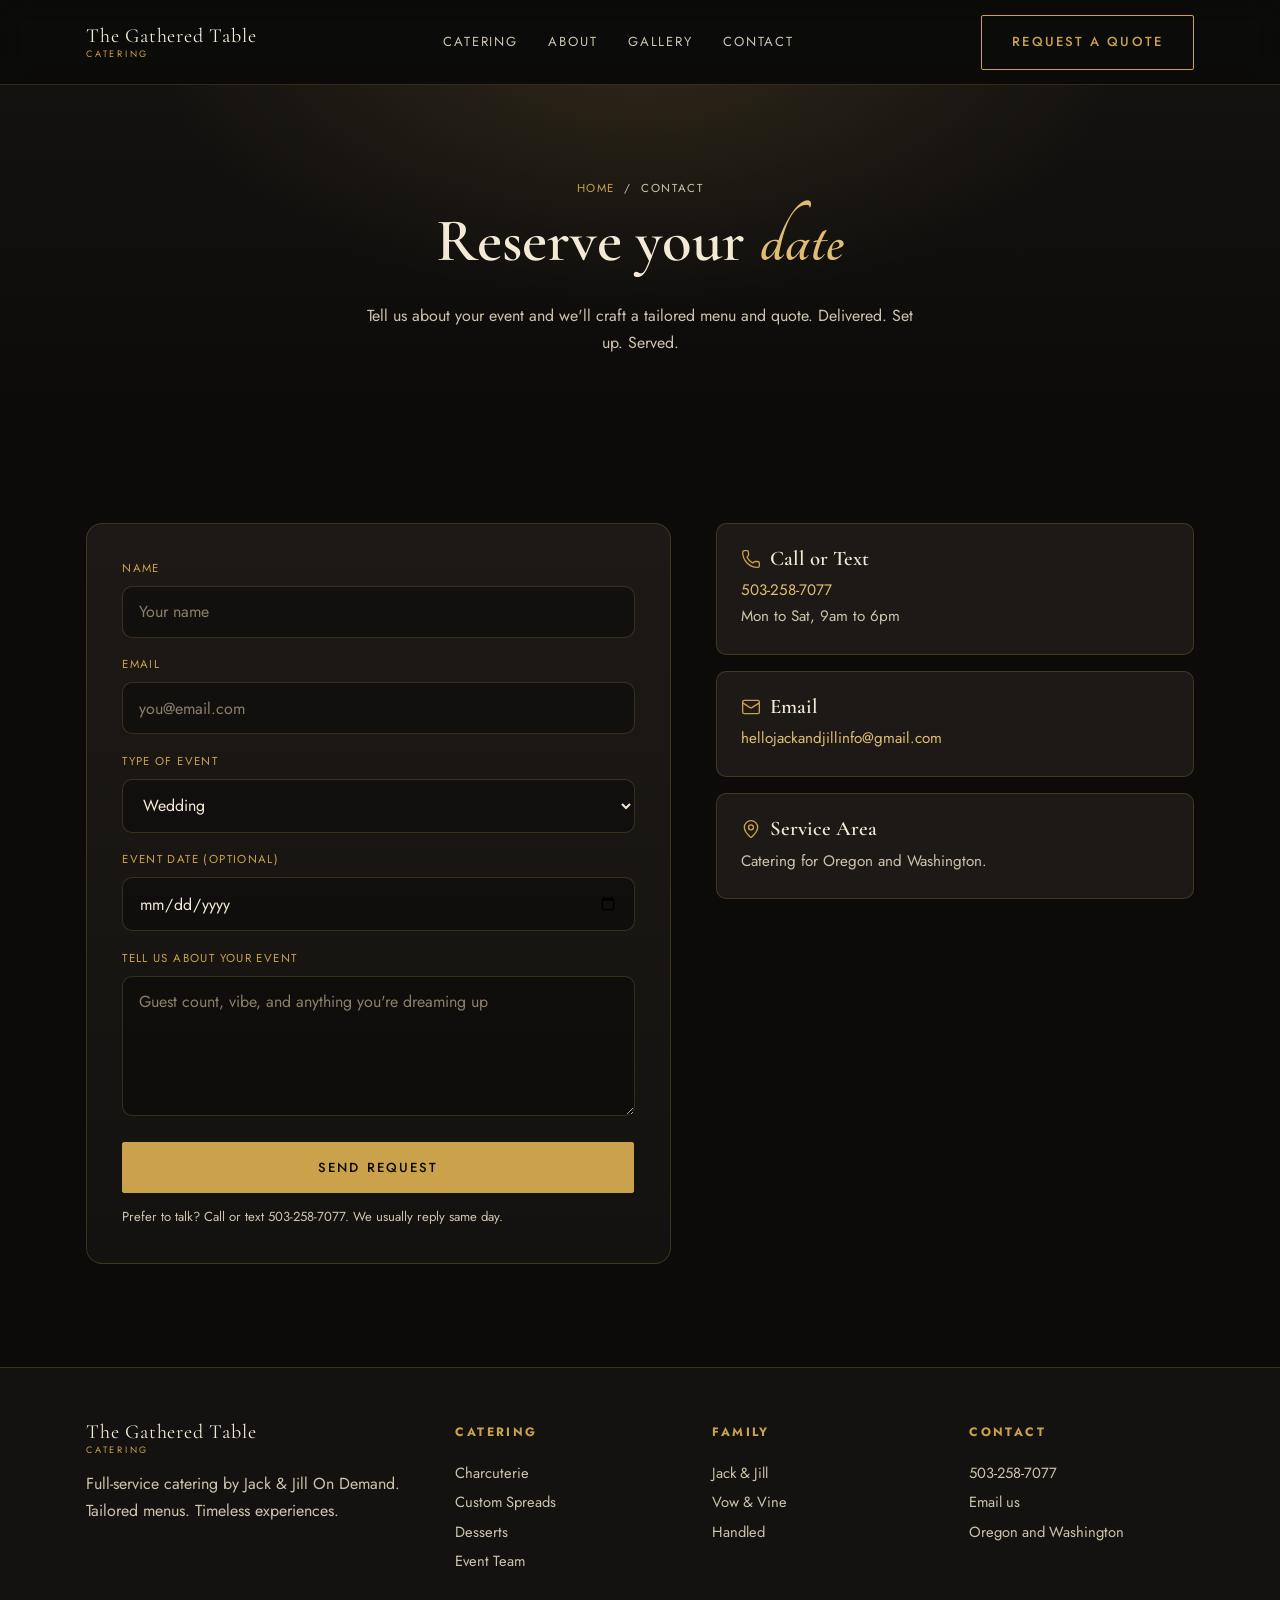
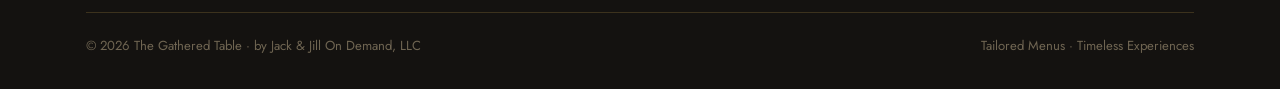
<file: contact/index.html>
<!DOCTYPE html>
<html lang="en">
<head>
<meta charset="UTF-8" />
<meta name="viewport" content="width=device-width, initial-scale=1.0" />
<title>Contact · The Gathered Table | Request a Catering Quote</title>
<meta name="description" content="Request a catering quote from The Gathered Table. Call or text 503-258-7077, or send us your event details for a tailored menu in Oregon and Washington." />
<link rel="preconnect" href="https://fonts.googleapis.com" />
<link rel="preconnect" href="https://fonts.gstatic.com" crossorigin />
<link href="https://fonts.googleapis.com/css2?family=Cormorant+Garamond:ital,wght@0,500;0,600;1,500&family=Jost:wght@300;400;500&family=Tangerine:wght@700&display=swap" rel="stylesheet" />
<link rel="stylesheet" href="../styles.css" />
</head>
<body>

<header class="site">
  <div class="wrap nav">
    <a class="brand" href="../index.html"><span class="bt">The Gathered Table<small>CATERING</small></span></a>
    <nav class="nav-links" aria-label="Primary">
      <a href="../catering/">Catering</a>
      <a href="../about/">About</a>
      <a href="../index.html#gallery">Gallery</a>
      <a href="../contact/">Contact</a>
    </nav>
    <div class="nav-cta">
      <a class="btn btn-ghost" href="../contact/">Request a Quote</a>
      <button class="nav-toggle" aria-label="Menu" aria-expanded="false"><svg width="26" height="26" viewBox="0 0 24 24" fill="none" stroke="#c9a24b" stroke-width="1.6" stroke-linecap="round" stroke-linejoin="round"><path d="M4 6h16M4 12h16M4 18h16"/></svg></button>
    </div>
  </div>
</header>

<section class="page-hero">
  <div class="wrap">
    <p class="crumbs reveal"><a href="../index.html">Home</a> &nbsp;/&nbsp; Contact</p>
    <h1 class="reveal d1">Reserve your <em>date</em></h1>
    <p class="reveal d2">Tell us about your event and we'll craft a tailored menu and quote. Delivered. Set up. Served.</p>
  </div>
</section>

<section class="block">
  <div class="wrap contact-grid">
    <div class="form-card reveal">
      <form action="https://formsubmit.co/hellojackandjillinfo@gmail.com" method="POST">
        <input type="hidden" name="_subject" value="New lead from Gathered Table" />
        <input type="hidden" name="_template" value="table" />
        <input type="text" name="_honey" style="display:none" tabindex="-1" autocomplete="off" />
        <div class="field">
          <label for="name">Name</label>
          <input id="name" name="name" type="text" placeholder="Your name" required />
        </div>
        <div class="field">
          <label for="email">Email</label>
          <input id="email" name="email" type="email" placeholder="you@email.com" required />
        </div>
        <div class="field">
          <label for="type">Type of Event</label>
          <select id="type" name="type">
            <option>Wedding</option>
            <option>Corporate / Office</option>
            <option>Birthday / Milestone</option>
            <option>Private Party</option>
            <option>Something else</option>
          </select>
        </div>
        <div class="field">
          <label for="date">Event Date (optional)</label>
          <input id="date" name="date" type="date" />
        </div>
        <div class="field">
          <label for="message">Tell us about your event</label>
          <textarea id="message" name="message" placeholder="Guest count, vibe, and anything you're dreaming up"></textarea>
        </div>
        <button class="btn btn-gold" type="submit" style="width:100%; justify-content:center;">Send Request</button>
        <p class="note">Prefer to talk? Call or text <a href="tel:5032587077">503-258-7077</a>. We usually reply same day.</p>
      </form>
    </div>

    <aside class="contact-aside reveal d1">
      <div class="info-card">
        <h3><svg viewBox="0 0 24 24" fill="none" stroke="currentColor" stroke-width="1.6" stroke-linecap="round" stroke-linejoin="round"><path d="M13.832 16.568a1 1 0 0 0 1.213-.303l.355-.465A2 2 0 0 1 17 15h3a2 2 0 0 1 2 2v3a2 2 0 0 1-2 2A18 18 0 0 1 2 4a2 2 0 0 1 2-2h3a2 2 0 0 1 2 2v3a2 2 0 0 1-.8 1.6l-.468.351a1 1 0 0 0-.292 1.233 14 14 0 0 0 6.392 6.384z"/></svg> Call or Text</h3>
        <p><a href="tel:5032587077">503-258-7077</a><br>Mon to Sat, 9am to 6pm</p>
      </div>
      <div class="info-card">
        <h3><svg viewBox="0 0 24 24" fill="none" stroke="currentColor" stroke-width="1.6" stroke-linecap="round" stroke-linejoin="round"><rect width="20" height="16" x="2" y="4" rx="2"/><path d="m22 7-8.97 5.7a1.94 1.94 0 0 1-2.06 0L2 7"/></svg> Email</h3>
        <p><a href="mailto:hellojackandjillinfo@gmail.com">hellojackandjillinfo@gmail.com</a></p>
      </div>
      <div class="info-card">
        <h3><svg viewBox="0 0 24 24" fill="none" stroke="currentColor" stroke-width="1.6" stroke-linecap="round" stroke-linejoin="round"><path d="M20 10c0 4.993-5.539 10.193-7.399 11.799a1 1 0 0 1-1.202 0C9.539 20.193 4 14.993 4 10a8 8 0 0 1 16 0"/><circle cx="12" cy="10" r="3"/></svg> Service Area</h3>
        <p>Catering for Oregon and Washington.</p>
      </div>
    </aside>
  </div>
</section>

<footer class="site">
  <div class="wrap">
    <div class="foot-grid">
      <div>
        <a class="brand" href="../index.html"><span class="bt">The Gathered Table<small>CATERING</small></span></a>
        <p style="margin-top:1rem; color:var(--cream-dim); max-width:34ch;">Full-service catering by Jack &amp; Jill On Demand. Tailored menus. Timeless experiences.</p>
      </div>
      <div><h4>Catering</h4><ul><li><a href="../catering/">Charcuterie</a></li><li><a href="../catering/">Custom Spreads</a></li><li><a href="../catering/">Desserts</a></li><li><a href="../catering/">Event Team</a></li></ul></div>
      <div><h4>Family</h4><ul><li><a href="https://jackjillondemand.com">Jack &amp; Jill</a></li><li><a href="https://vandveventservices.com">Vow &amp; Vine</a></li><li><a href="https://handledpersonalassistant.com">Handled</a></li></ul></div>
      <div><h4>Contact</h4><ul><li><a href="tel:5032587077">503-258-7077</a></li><li><a href="mailto:hellojackandjillinfo@gmail.com">Email us</a></li><li>Oregon and Washington</li></ul></div>
    </div>
    <div class="foot-bottom"><span>© 2026 The Gathered Table · by Jack &amp; Jill On Demand, LLC</span><span>Tailored Menus · Timeless Experiences</span></div>
  </div>
</footer>

<script src="../app.js"></script>
</body>
</html>
</file>
<file: styles.css>
/* ============================================================
   THE GATHERED TABLE :: catering
   Palette: black + gold + cream  |  Mood: refined, luxe, warm
   ============================================================ */

:root {
  --black: #0c0b0a;
  --black-2: #141210;
  --char: #1c1916;
  --gold: #c9a24b;
  --gold-bright: #e0bd72;
  --gold-soft: #d9bf8a;
  --cream: #f3ead6;
  --cream-dim: #cdc3ad;
  --line: rgba(201,162,75,.22);

  --r-sm: 10px;
  --r-md: 16px;
  --r-lg: 24px;

  --font-serif: "Cormorant Garamond", Georgia, serif;
  --font-script: "Tangerine", cursive;
  --font-sans: "Jost", system-ui, sans-serif;

  --maxw: 1160px;
}

* { box-sizing: border-box; margin: 0; padding: 0; }
html { scroll-behavior: smooth; }
body {
  font-family: var(--font-sans); color: var(--cream); background: var(--black);
  line-height: 1.7; -webkit-font-smoothing: antialiased; overflow-x: hidden;
}
h1, h2, h3 { font-family: var(--font-serif); font-weight: 600; line-height: 1.08; }
a { color: inherit; text-decoration: none; }
img { max-width: 100%; display: block; }

.wrap { width: 100%; max-width: var(--maxw); margin: 0 auto; padding: 0 26px; }
.eyebrow {
  font-family: var(--font-sans); font-weight: 400; font-size: .78rem; letter-spacing: .38em;
  text-transform: uppercase; color: var(--gold); display: inline-block;
}
.eyebrow.lined::before, .eyebrow.lined::after {
  content: ""; display: inline-block; width: 28px; height: 1px; background: var(--gold);
  vertical-align: middle; margin: 0 .8rem; opacity: .6;
}
.script { font-family: var(--font-script); color: var(--gold-bright); font-size: 1.7em; line-height: .6; }

/* Buttons */
.btn {
  display: inline-flex; align-items: center; gap: .6rem; font-family: var(--font-sans);
  font-weight: 500; font-size: .82rem; letter-spacing: .16em; text-transform: uppercase;
  padding: .95rem 1.9rem; border-radius: 2px; cursor: pointer; border: 1px solid var(--gold);
  transition: all .35s ease; will-change: transform;
}
.btn-gold { background: var(--gold); color: var(--black); }
.btn-gold:hover { background: var(--gold-bright); transform: translateY(-2px); box-shadow: 0 14px 30px rgba(201,162,75,.25); }
.btn-ghost { background: transparent; color: var(--gold); }
.btn-ghost:hover { background: rgba(201,162,75,.1); transform: translateY(-2px); }

/* ============ HEADER ============ */
header.site {
  position: sticky; top: 0; z-index: 50; background: rgba(12,11,10,.82);
  backdrop-filter: blur(12px); border-bottom: 1px solid var(--line); transition: box-shadow .3s ease;
}
header.site.scrolled { box-shadow: 0 8px 30px rgba(0,0,0,.5); }
.nav { display: flex; align-items: center; justify-content: space-between; height: 84px; }
.brand { display: flex; align-items: center; gap: .8rem; }
.brand img { height: 52px; width: auto; border-radius: 4px; }
.brand .bt { font-family: var(--font-serif); font-size: 1.25rem; color: var(--cream); letter-spacing: .04em; line-height: 1; }
.brand .bt small { display: block; font-family: var(--font-sans); font-size: .58rem; letter-spacing: .3em; color: var(--gold); margin-top: 3px; }
.nav-links { display: flex; gap: 1.9rem; }
.nav-links a { font-size: .82rem; letter-spacing: .14em; text-transform: uppercase; color: var(--cream-dim); position: relative; }
.nav-links a::after { content: ""; position: absolute; left: 0; bottom: -7px; height: 1px; width: 100%; background: var(--gold); transform: scaleX(0); transform-origin: left; transition: transform .3s ease; }
.nav-links a:hover { color: var(--cream); }
.nav-links a:hover::after { transform: scaleX(1); }
.nav-cta { display: flex; align-items: center; gap: 1rem; }
.nav-toggle { display: none; background: none; border: 0; cursor: pointer; }

/* ============ HERO ============ */
.hero { position: relative; overflow: hidden; padding: clamp(4rem, 9vw, 8rem) 0; text-align: center; }
.hero::before {
  content: ""; position: absolute; inset: 0; z-index: 0;
  background:
    radial-gradient(900px 500px at 50% -10%, rgba(201,162,75,.14), transparent 60%),
    linear-gradient(180deg, var(--black-2), var(--black));
}
.hero-inner { position: relative; z-index: 2; max-width: 820px; margin: 0 auto; }
.hero .pre { color: var(--gold); font-family: var(--font-script); font-size: 3.4rem; line-height: .5; display: block; margin-bottom: .4rem; }
.hero h1 { font-size: clamp(2.8rem, 7vw, 5.4rem); color: var(--cream); letter-spacing: .01em; }
.hero h1 em { font-family: var(--font-script); color: var(--gold-bright); font-style: normal; font-size: 1.35em; font-weight: 400; }
.hero .lead { font-size: 1.12rem; color: var(--cream-dim); margin: 1.6rem auto 0; max-width: 50ch; letter-spacing: .02em; }
.hero .tagline { font-family: var(--font-sans); letter-spacing: .34em; text-transform: uppercase; font-size: .76rem; color: var(--gold); margin-top: 1.4rem; }
.hero .cta-row { display: flex; gap: 1rem; justify-content: center; flex-wrap: wrap; margin-top: 2.4rem; }
.cloche {
  width: 96px; height: 56px; margin: 0 auto 1.2rem; position: relative;
}
.cloche svg { width: 100%; height: 100%; color: var(--gold); }
.float-anim { animation: floaty 7s ease-in-out infinite; }
@keyframes floaty { 0%,100% { transform: translateY(0); } 50% { transform: translateY(-10px); } }

/* gold divider */
.divider { display: flex; align-items: center; justify-content: center; gap: 1rem; margin: 1.4rem auto 0; }
.divider span { height: 1px; width: 60px; background: linear-gradient(90deg, transparent, var(--gold)); }
.divider span:last-child { background: linear-gradient(90deg, var(--gold), transparent); }
.divider .dot { width: 6px; height: 6px; background: var(--gold); transform: rotate(45deg); }

/* ============ SECTION SHELL ============ */
section.block { padding: clamp(4rem, 8vw, 7rem) 0; }
.section-head { text-align: center; max-width: 640px; margin: 0 auto 3.4rem; }
.section-head h2 { font-size: clamp(2rem, 4.6vw, 3.2rem); color: var(--cream); margin-top: .8rem; }
.section-head h2 em { font-family: var(--font-script); color: var(--gold-bright); font-style: normal; font-size: 1.3em; }
.section-head p { color: var(--cream-dim); margin-top: 1rem; }

/* offerings */
.offer { display: grid; grid-template-columns: repeat(3, 1fr); gap: 1.4rem; }
.card {
  background: linear-gradient(180deg, var(--char), var(--black-2)); border: 1px solid var(--line);
  border-radius: var(--r-sm); padding: 2rem 1.7rem; transition: transform .4s ease, border-color .4s ease, box-shadow .4s ease;
  position: relative; overflow: hidden;
}
.card::after {
  content: ""; position: absolute; inset: auto 0 0 0; height: 2px;
  background: linear-gradient(90deg, transparent, var(--gold), transparent); opacity: 0; transition: opacity .4s ease;
}
.card:hover { transform: translateY(-7px); border-color: rgba(201,162,75,.5); box-shadow: 0 24px 50px rgba(0,0,0,.5); }
.card:hover::after { opacity: 1; }
.card .ic { width: 54px; height: 54px; color: var(--gold); margin-bottom: 1.1rem; transition: transform .4s ease; }
.card:hover .ic { transform: scale(1.1); }
.card .ic svg { width: 100%; height: 100%; }
.card h3 { font-size: 1.5rem; color: var(--cream); margin-bottom: .5rem; }
.card p { color: var(--cream-dim); font-size: .96rem; }

/* photo frames */
.photo {
  position: relative; overflow: hidden;
  background:
    linear-gradient(135deg, rgba(201,162,75,.08), rgba(201,162,75,.03)),
    #17140f;
}
.photo img {
  position: absolute; inset: 0; display: block; width: 100%; height: 100%;
  object-fit: cover;
  transition: transform .7s cubic-bezier(.16,1,.3,1);
}

/* split / experience */
.split { display: grid; grid-template-columns: 1fr 1fr; gap: 3.2rem; align-items: center; }
.split .photo { height: 440px; border-radius: var(--r-sm); border: 1px solid var(--line); }
.steps { list-style: none; }
.steps li { display: flex; gap: 1.1rem; padding: 1.1rem 0; border-bottom: 1px solid var(--line); }
.steps .num { font-family: var(--font-serif); font-size: 1.8rem; color: var(--gold); min-width: 2.2rem; }
.steps h4 { font-family: var(--font-serif); font-size: 1.3rem; color: var(--cream); }
.steps p { color: var(--cream-dim); font-size: .94rem; }

/* gallery */
.gallery { display: grid; grid-template-columns: repeat(4, 1fr); gap: 1rem; }
.gallery .photo { height: 220px; border-radius: var(--r-sm); border: 1px solid var(--line); }
.gallery .photo.tall { grid-row: span 2; height: auto; }

/* family cross promo */
.family { background: linear-gradient(180deg, var(--black), var(--black-2)); }
.fam-grid { display: grid; grid-template-columns: repeat(3, 1fr); gap: 1.4rem; }
.fam {
  background: var(--char); border: 1px solid var(--line); border-radius: var(--r-sm); padding: 1.7rem;
  transition: transform .35s ease, border-color .35s ease; display: flex; flex-direction: column; gap: .8rem;
}
.fam:hover { transform: translateY(-6px); border-color: rgba(201,162,75,.5); }
.fam .mark { background: transparent; border-radius: 8px; height: 116px; display: flex; align-items: center; justify-content: center; padding: 1rem; overflow: hidden; }
.fam .mark img { max-width: 100%; max-height: 100%; width: auto; height: auto; object-fit: contain; }
.fam h3 { font-size: 1.4rem; color: var(--cream); }
.fam p { color: var(--cream-dim); font-size: .92rem; }
.fam .go { font-family: var(--font-sans); letter-spacing: .14em; text-transform: uppercase; font-size: .76rem; color: var(--gold); margin-top: auto; display: inline-flex; align-items: center; gap: .5rem; }
.fam .go svg { width: 15px; height: 15px; transition: transform .3s ease; }
.fam:hover .go svg { transform: translateX(4px); }

/* CTA */
.cta { text-align: center; border: 1px solid var(--line); border-radius: var(--r-lg); padding: clamp(2.6rem, 5vw, 4.4rem); background: radial-gradient(700px 360px at 50% 0%, rgba(201,162,75,.12), transparent 60%); }
.cta h2 { font-size: clamp(2rem, 4.5vw, 3.2rem); color: var(--cream); }
.cta h2 em { font-family: var(--font-script); color: var(--gold-bright); font-style: normal; font-size: 1.3em; }
.cta p { color: var(--cream-dim); margin: 1rem auto 2rem; max-width: 46ch; }
.cta .cta-row { display: flex; gap: 1rem; justify-content: center; flex-wrap: wrap; }

/* footer */
footer.site { background: var(--black-2); border-top: 1px solid var(--line); padding: 3.4rem 0 2rem; }
.foot-grid { display: grid; grid-template-columns: 1.5fr 1fr 1fr 1fr; gap: 2rem; }
footer h4 { font-family: var(--font-sans); letter-spacing: .2em; text-transform: uppercase; font-size: .76rem; color: var(--gold); margin-bottom: 1rem; }
footer a, footer li { color: var(--cream-dim); font-size: .92rem; line-height: 2; list-style: none; }
footer a:hover { color: var(--gold-bright); }
.foot-bottom { border-top: 1px solid var(--line); margin-top: 2.2rem; padding-top: 1.4rem; display: flex; justify-content: space-between; flex-wrap: wrap; gap: .6rem; font-size: .82rem; color: #6f6552; }

/* ─── Motion: "The Slow Reveal of a Cloche" ─── */
.reveal {
  opacity: 0;
  filter: blur(4px);
  will-change: opacity, filter;
  transition: opacity 0.7s ease-out, filter 0.7s ease-out;
}
.reveal.in { opacity: 1; filter: blur(0); }

/* Gallery items — scale up gently (dishes being placed on a table) */
.gallery .photo.reveal:not(.in) { transform: scale(0.94); transition: opacity 0.75s ease-out, filter 0.75s ease-out, transform 0.75s ease-out; }
.gallery .photo.reveal.in { transform: scale(1); }
.gallery .photo:hover img { transform: scale(1.05); }

/* Process steps — slide from left (sequence has direction) */
.steps li.reveal:not(.in) { transform: translateX(-12px); filter: none; transition: opacity 0.6s ease-out, transform 0.6s ease-out; }
.steps li.reveal.in { transform: none; }

/* Offering cards — slight y + scale (plates settling into position) */
.card.reveal:not(.in) { transform: translateY(14px) scale(0.98); transition: opacity 0.7s ease-out, filter 0.7s ease-out, transform 0.7s ease-out; }
.card.reveal.in { transform: none; }

/* Section headings — pure fade (the heading earns its own entrance) */
.section-head.reveal:not(.in) { filter: none; }

/* Stagger — 100ms per step per DESIGN.md */
.d1 { transition-delay: 100ms; }
.d2 { transition-delay: 200ms; }
.d3 { transition-delay: 300ms; }
.d4 { transition-delay: 400ms; }

/* Gold divider — lines draw left to right */
.divider.reveal:not(.in) span { transform: scaleX(0); }
.divider.reveal span { transform-origin: left; transition: transform 0.9s ease-out 0.2s; }
.divider.reveal.in span { transform: scaleX(1); }

@media (max-width: 920px) {
  .offer, .fam-grid { grid-template-columns: 1fr 1fr; }
  .split { grid-template-columns: 1fr; } .split .photo { height: 320px; }
  .gallery { grid-template-columns: 1fr 1fr; } .gallery .photo.tall { grid-row: auto; height: 220px; }
  .foot-grid { grid-template-columns: 1fr 1fr; }
}
@media (max-width: 600px) {
  .nav-links { display: none; } .nav-toggle { display: block; }
  .nav-links.open {
    display: flex;
    flex-direction: column;
    position: absolute;
    top: 84px;
    left: 0;
    right: 0;
    background: rgba(12,11,10,.96);
    border-bottom: 1px solid var(--line);
    padding: 1.2rem 26px;
    gap: 1.2rem;
    z-index: 49;
    color: var(--cream);
  }
  .offer, .fam-grid { grid-template-columns: 1fr; }
  .nav-cta .btn-ghost { display: none; }
}
@media (prefers-reduced-motion: reduce) {
  * { animation: none !important; transition: none !important; }
  .reveal { opacity: 1; filter: blur(0); transform: none; } html { scroll-behavior: auto; }
}

/* ============================================================
   INTERIOR PAGES (catering / about / contact)
   ============================================================ */
.page-hero {
  position: relative; overflow: hidden; text-align: center;
  padding: clamp(3.4rem, 6vw, 5.4rem) 0 clamp(3rem, 5vw, 4.6rem);
}
.page-hero::before {
  content: ""; position: absolute; inset: 0; z-index: 0;
  background:
    radial-gradient(800px 420px at 50% -10%, rgba(201,162,75,.14), transparent 60%),
    linear-gradient(180deg, var(--black-2), var(--black));
}
.page-hero .wrap { position: relative; z-index: 2; }
.crumbs { font-family: var(--font-sans); letter-spacing: .14em; text-transform: uppercase; font-size: .72rem; color: var(--cream-dim); margin-bottom: 1rem; }
.crumbs a { color: var(--gold); } .crumbs a:hover { color: var(--gold-bright); }
.page-hero h1 { font-size: clamp(2.4rem, 5.4vw, 3.8rem); color: var(--cream); }
.page-hero h1 em { font-family: var(--font-script); color: var(--gold-bright); font-style: normal; font-size: 1.3em; }
.page-hero p { color: var(--cream-dim); max-width: 56ch; margin: 1.1rem auto 0; }

.prose { max-width: 760px; margin: 0 auto; }
.prose h2 { font-size: clamp(1.7rem, 3.4vw, 2.4rem); color: var(--cream); margin: 2rem 0 .8rem; }
.prose h2 em { font-family: var(--font-script); color: var(--gold-bright); font-style: normal; font-size: 1.3em; }
.prose p { color: var(--cream-dim); margin-bottom: 1rem; }

/* detailed catering rows */
.svc-row { display: grid; grid-template-columns: 1fr 1fr; gap: 3rem; align-items: center; padding: clamp(2rem,4vw,3rem) 0; border-bottom: 1px solid var(--line); }
.svc-row:nth-child(even) .svc-row-media { order: 2; }
.svc-row .photo { height: 340px; border-radius: var(--r-sm); border: 1px solid var(--line); }
.svc-row .eyebrow { margin-bottom: .6rem; }
.svc-row h3 { font-size: 1.9rem; color: var(--cream); margin-bottom: .6rem; }
.svc-row h3 em { font-family: var(--font-script); color: var(--gold-bright); font-style: normal; font-size: 1.2em; }
.svc-row p { color: var(--cream-dim); }
.svc-row ul { list-style: none; margin-top: 1rem; }
.svc-row li { display: flex; gap: .7rem; align-items: flex-start; color: var(--cream-dim); padding: .35rem 0; }
.svc-row li svg { width: 18px; height: 18px; color: var(--gold); flex: none; margin-top: 6px; }

/* about split */
.about-split { display: grid; grid-template-columns: 1fr 1fr; gap: 3.2rem; align-items: center; }
.about-split .photo { height: 460px; border-radius: var(--r-md); border: 1px solid var(--line); }
.about-split h2 { font-size: clamp(2rem,4vw,2.8rem); color: var(--cream); margin: .7rem 0 1rem; }
.about-split h2 em { font-family: var(--font-script); color: var(--gold-bright); font-style: normal; font-size: 1.3em; }
.about-split p { color: var(--cream-dim); margin-bottom: 1rem; }
.values { display: grid; grid-template-columns: repeat(3,1fr); gap: 1.3rem; margin-top: 1rem; }
.value { background: linear-gradient(180deg, var(--char), var(--black-2)); border: 1px solid var(--line); border-radius: var(--r-sm); padding: 1.6rem; }
.value .ic { width: 46px; height: 46px; color: var(--gold); margin-bottom: .8rem; }
.value .ic svg { width: 100%; height: 100%; }
.value h3 { font-size: 1.35rem; color: var(--cream); margin-bottom: .3rem; }
.value p { color: var(--cream-dim); font-size: .94rem; }

/* contact */
.contact-grid { display: grid; grid-template-columns: 1.1fr .9fr; gap: 2.8rem; align-items: start; }
.form-card { background: linear-gradient(180deg, var(--char), var(--black-2)); border: 1px solid var(--line); border-radius: var(--r-md); padding: 2.2rem; }
.field { margin-bottom: 1.1rem; }
.field label { display: block; font-family: var(--font-sans); letter-spacing: .12em; text-transform: uppercase; font-size: .72rem; color: var(--gold); margin-bottom: .45rem; }
.field input, .field select, .field textarea {
  width: 100%; font-family: var(--font-sans); font-size: 1rem; color: var(--cream);
  padding: .85rem 1rem; border: 1px solid var(--line); border-radius: var(--r-sm); background: rgba(0,0,0,.3);
  transition: border-color .25s ease, box-shadow .25s ease;
}
.field input::placeholder, .field textarea::placeholder { color: #8a7f68; }
.field input:focus, .field select:focus, .field textarea:focus { outline: none; border-color: var(--gold); box-shadow: 0 0 0 3px rgba(201,162,75,.15); }
.field textarea { min-height: 140px; resize: vertical; }
.field select option { background: var(--black-2); }
.contact-aside { display: flex; flex-direction: column; gap: 1rem; }
.info-card { background: var(--char); border: 1px solid var(--line); border-radius: var(--r-sm); padding: 1.5rem; }
.info-card h3 { font-size: 1.3rem; color: var(--cream); margin-bottom: .5rem; display: flex; gap: .6rem; align-items: center; }
.info-card h3 svg { width: 20px; height: 20px; color: var(--gold); }
.info-card a { color: var(--gold-bright); }
.info-card p { color: var(--cream-dim); font-size: .95rem; }
.note { font-size: .82rem; color: var(--cream-dim); margin-top: .8rem; }

@media (max-width: 920px) {
  .svc-row, .about-split, .contact-grid { grid-template-columns: 1fr; }
  .svc-row:nth-child(even) .svc-row-media { order: 0; }
  .svc-row .photo, .about-split .photo { height: 280px; }
  .values { grid-template-columns: 1fr; }
}

/* ---- Trust Rail ---- */
.trust-rail {
  background: linear-gradient(180deg, var(--black-2), var(--black));
  border-top: 1px solid rgba(201,162,75,.2);
  border-bottom: 1px solid rgba(201,162,75,.2);
  padding: 1rem 0;
}
.trust-row {
  display: flex; align-items: center; justify-content: center;
  gap: 1.6rem; flex-wrap: wrap;
}
.trust-item {
  display: flex; align-items: center; gap: .5rem;
  font-family: var(--font-serif); font-size: 1.05rem; color: var(--cream);
}
.trust-item svg { width: 18px; height: 18px; color: var(--gold); flex: none; }
.trust-item small { font-family: var(--font-sans); font-size: .76rem; color: var(--cream-dim); margin-left: .3rem; }
.trust-item[data-count], .trust-item span[data-count] {
  font-size: 1.5rem; font-weight: 600; color: var(--gold);
}
.trust-item .n { font-size: 1.5rem; color: var(--gold); font-weight: 600; }
.trust-divider { width: 1px; height: 20px; background: rgba(201,162,75,.3); flex: none; }

/* ---- Clients Marquee ---- */
.clients-band {
  padding: 1.6rem 0;
  background: var(--black);
  border-bottom: 1px solid rgba(201,162,75,.15);
  overflow: hidden;
}
.clients-label {
  font-family: var(--font-sans); font-size: .72rem; letter-spacing: .22em; text-transform: uppercase;
  color: var(--cream-dim); text-align: center; margin-bottom: .9rem;
}
.marquee-track { overflow: hidden; }
.marquee-inner {
  display: inline-flex; align-items: center; gap: 2rem; white-space: nowrap;
  animation: marquee 28s linear infinite;
  font-family: var(--font-serif); font-size: 1.05rem; color: var(--cream); letter-spacing: .04em;
}
.marquee-inner .dot { color: var(--gold); font-size: 1.4rem; line-height: 1; }
@keyframes marquee { 0% { transform: translateX(0); } 100% { transform: translateX(-50%); } }
@media (prefers-reduced-motion: reduce) { .marquee-inner { animation: none; } }

/* ---- Brand Strip (footer) ---- */
.brand-strip {
  display: flex; align-items: center; gap: 1.6rem; flex-wrap: wrap;
  padding: 1.6rem 0 2rem; border-bottom: 1px solid rgba(201,162,75,.2); margin-bottom: 2.4rem;
}
.brand-strip-label {
  color: rgba(243,234,214,.45); font-size: .76rem; letter-spacing: .14em; text-transform: uppercase;
  font-family: var(--font-sans); white-space: nowrap;
}
.brand-strip-logos { display: flex; gap: .8rem; flex-wrap: wrap; align-items: center; }
.brand-chip {
  display: flex; align-items: center; justify-content: center;
  width: 88px; height: 60px; border-radius: 8px; overflow: hidden;
  transition: opacity .25s ease, transform .25s ease;
}
.brand-chip:hover { opacity: .8; transform: translateY(-2px); }
.brand-chip img { width: 100%; height: 100%; object-fit: contain; }
.brand-chip.fam-jj { background: #143a6b; }
.brand-chip.fam-vowvine { background: #2c2a26; border: 1px solid rgba(176,141,87,.3); }
.brand-chip.fam-handled { background: #f5f2ed; }

/* ---- Services fallback note ---- */
.services-note {
  text-align: center; margin-top: 1.6rem;
  font-family: var(--font-sans); color: var(--cream-dim); font-size: .95rem;
}
.services-note a { color: var(--gold); }
.services-note a:hover { text-decoration: underline; }

/* ---- Interior page hover & reveal parity ---- */

/* Value cards (about page) — same energy as offering cards */
.value { transition: transform .4s ease, border-color .4s ease; }
.value:hover { transform: translateY(-5px); border-color: rgba(201,162,75,.55); }
.value .ic { transition: transform .4s ease; }
.value:hover .ic { transform: scale(1.1); }
.value.reveal:not(.in) { transform: translateY(14px) scale(0.98); transition: opacity 0.7s ease-out, filter 0.7s ease-out, transform 0.7s ease-out; }
.value.reveal.in { transform: none; }

/* About photo — scale reveal + hover */
.about-split .photo:hover img { transform: scale(1.04); }
.about-split .photo.reveal:not(.in) { transform: scale(0.94); transition: opacity 0.8s ease-out, filter 0.8s ease-out, transform 0.8s ease-out; }
.about-split .photo.reveal.in { transform: scale(1); }

/* Service row photos — scale reveal + row hover */
.svc-row-media { overflow: hidden; border-radius: var(--r-sm); }
.svc-row:hover .photo img { transform: scale(1.04); }
.svc-row-media.reveal:not(.in) { transform: scale(0.94); transition: opacity 0.75s ease-out, filter 0.75s ease-out, transform 0.75s ease-out; }
.svc-row-media.reveal.in { transform: scale(1); }

/* Info cards (contact page) — warm gold border lift */
.info-card { transition: transform .3s ease, border-color .3s ease; }
.info-card:hover { transform: translateY(-3px); border-color: rgba(201,162,75,.5); }
</file>
